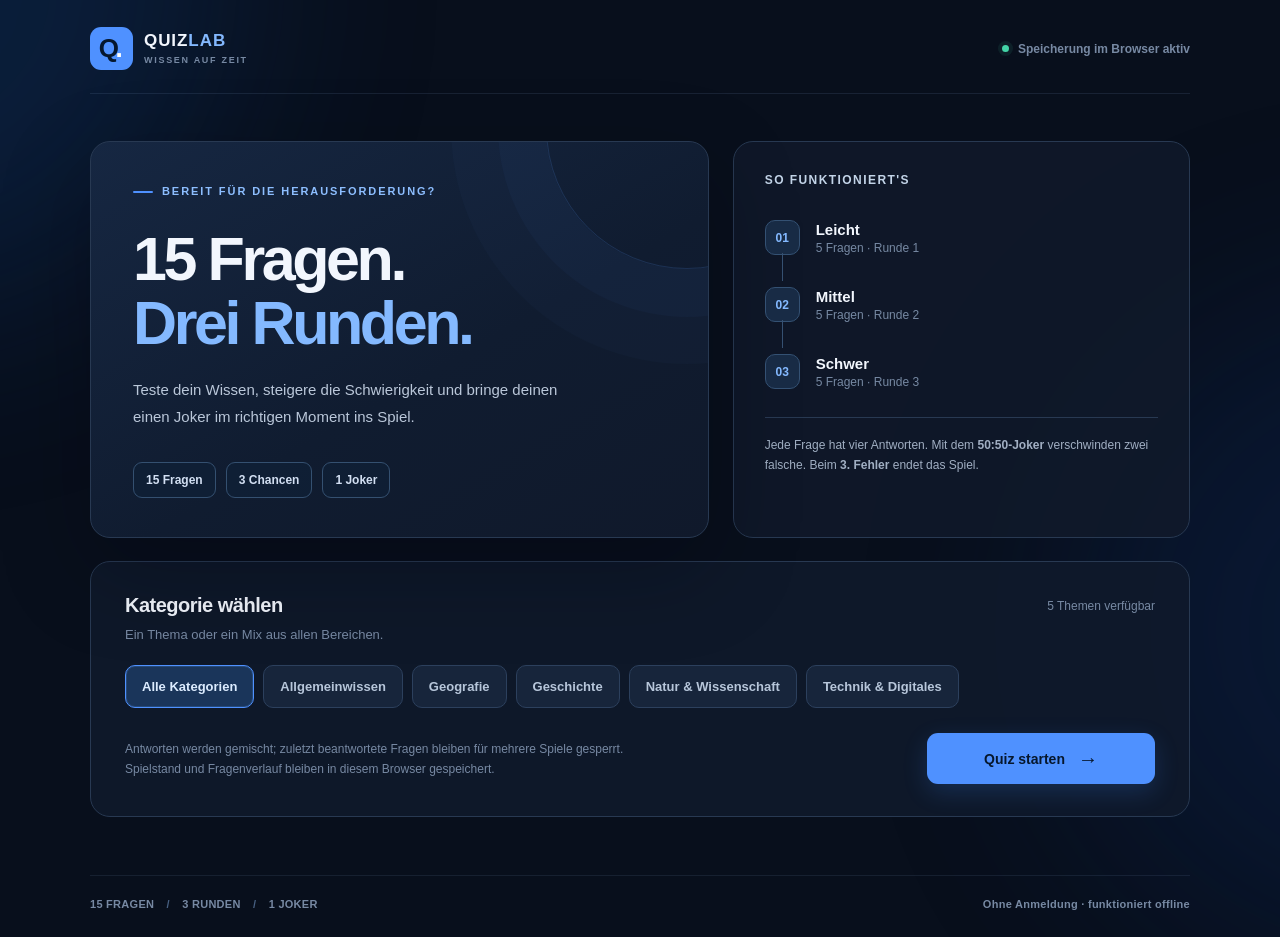
<file: index.html>
<!doctype html>
<html lang="de">
<head>
  <meta charset="utf-8">
  <meta name="viewport" content="width=device-width, initial-scale=1, viewport-fit=cover">
  <meta name="theme-color" content="#080f1c">
  <meta name="color-scheme" content="dark">
  <meta name="description" content="15 Fragen in drei Runden. Ein Joker, drei Chancen und eine detaillierte Auswertung.">
  <title>Quizlab - Das Wissensquiz</title>
  <link rel="manifest" href="manifest.webmanifest">
  <link rel="icon" type="image/png" sizes="192x192" href="icons/icon-192.png">
  <link rel="apple-touch-icon" href="icons/icon-192.png">
  <meta name="apple-mobile-web-app-capable" content="yes">
  <meta name="apple-mobile-web-app-status-bar-style" content="black-translucent">
  <link rel="stylesheet" href="styles.css">
  <script src="questions.js" defer></script>
  <script src="app.js" defer></script>
</head>
<body>
  <div class="page-glow page-glow--left" aria-hidden="true"></div>
  <div class="page-glow page-glow--right" aria-hidden="true"></div>
  <div class="site-shell">
    <header class="site-header">
      <a class="brand" href="index.html" aria-label="Quizlab - Startseite">
        <span class="brand-symbol" aria-hidden="true">Q<span>.</span></span>
        <span class="brand-text">QUIZ<span>LAB</span><small>WISSEN AUF ZEIT</small></span>
      </a>
      <div class="header-actions">
        <button id="install-button" class="button button--ghost button--small" type="button" hidden>App installieren</button>
        <div id="save-status" class="save-status" aria-live="off">
          <span class="status-dot" aria-hidden="true"></span>
          <span class="save-status-label">Lokal gespeichert</span>
        </div>
        <button id="reset-button" class="button button--ghost button--small" type="button" hidden>Neues Spiel</button>
      </div>
    </header>
    <main id="app" class="app-content">
      <section class="loading"><h1>Quiz wird geladen ...</h1></section>
      <noscript><p>Bitte aktiviere JavaScript, um das Quiz zu spielen.</p></noscript>
    </main>
    <footer class="site-footer">
      <span>15 FRAGEN <span class="footer-separator">/</span> 3 RUNDEN <span class="footer-separator">/</span> 1 JOKER</span>
      <span>Ohne Anmeldung &middot; funktioniert offline</span>
    </footer>
  </div>
  <div id="restore-toast" class="restore-toast" role="status" aria-live="polite" aria-atomic="true" hidden></div>
</body>
</html>
</file>
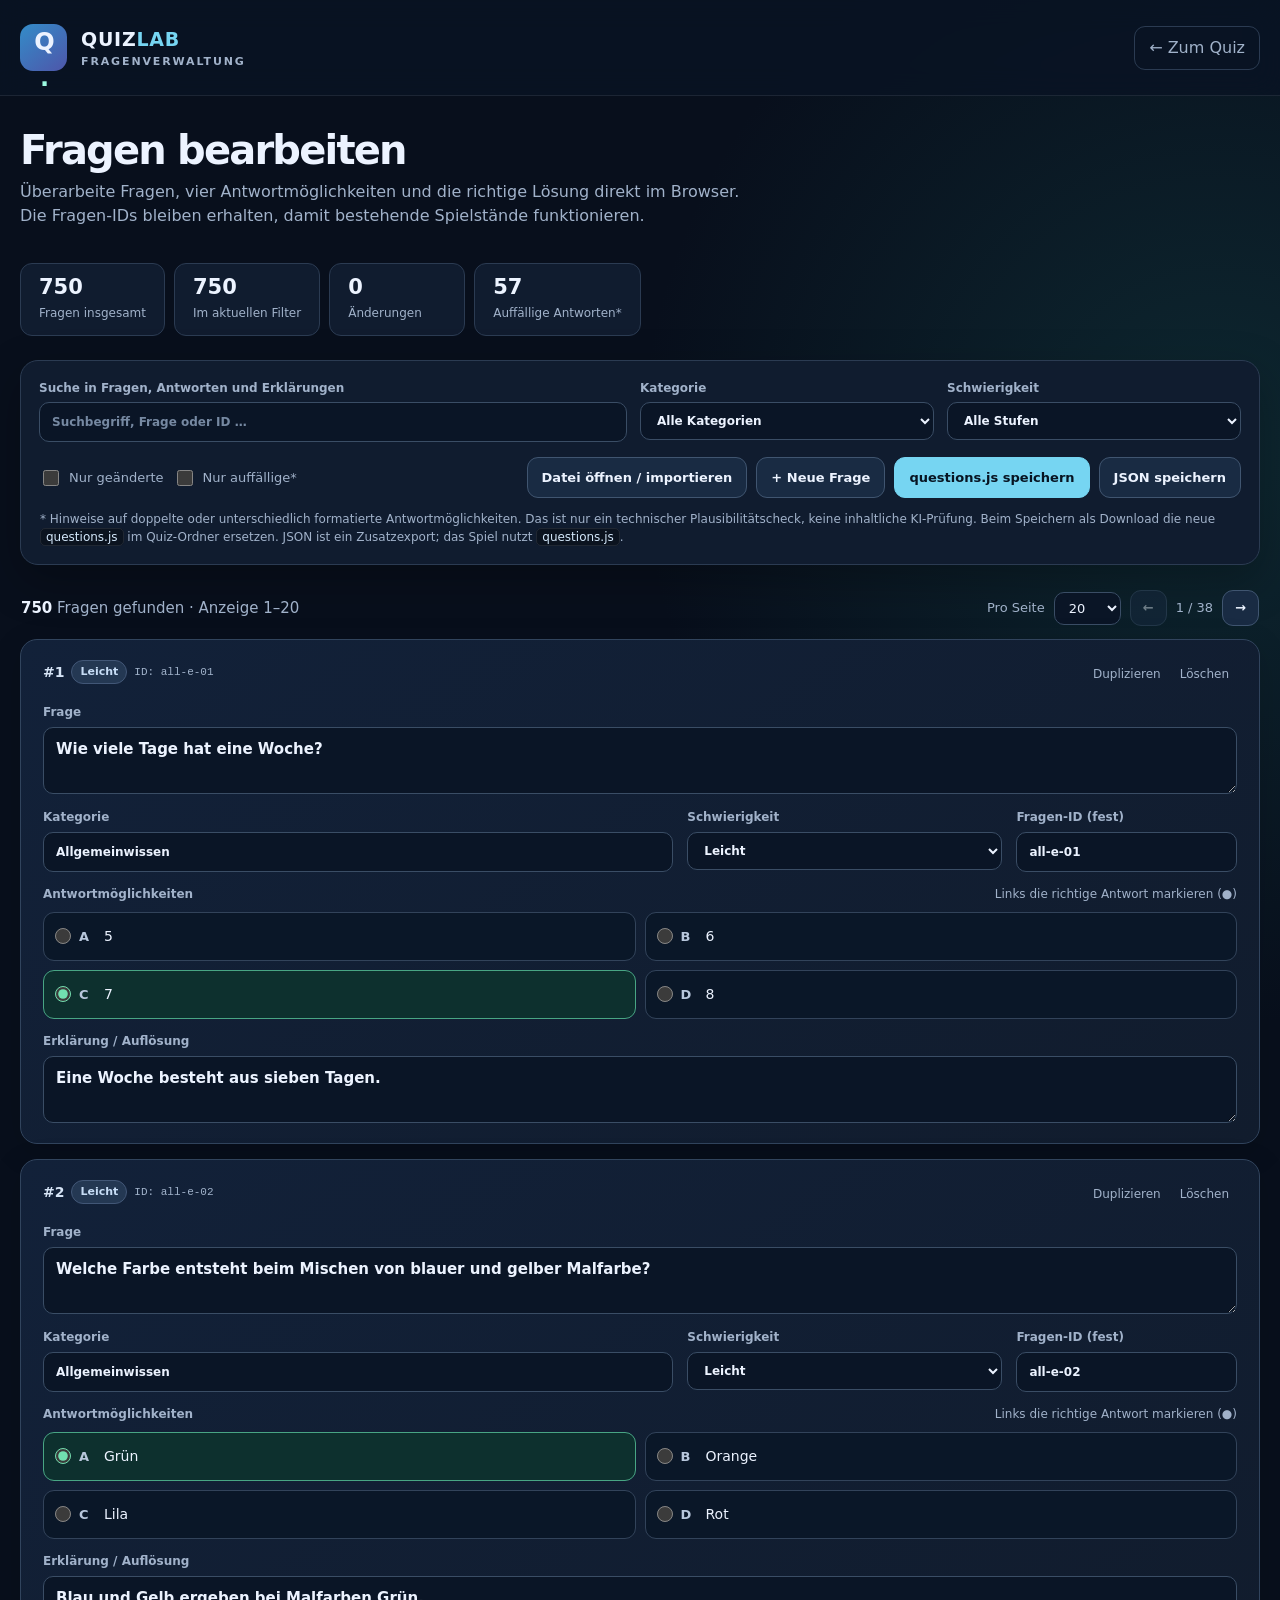
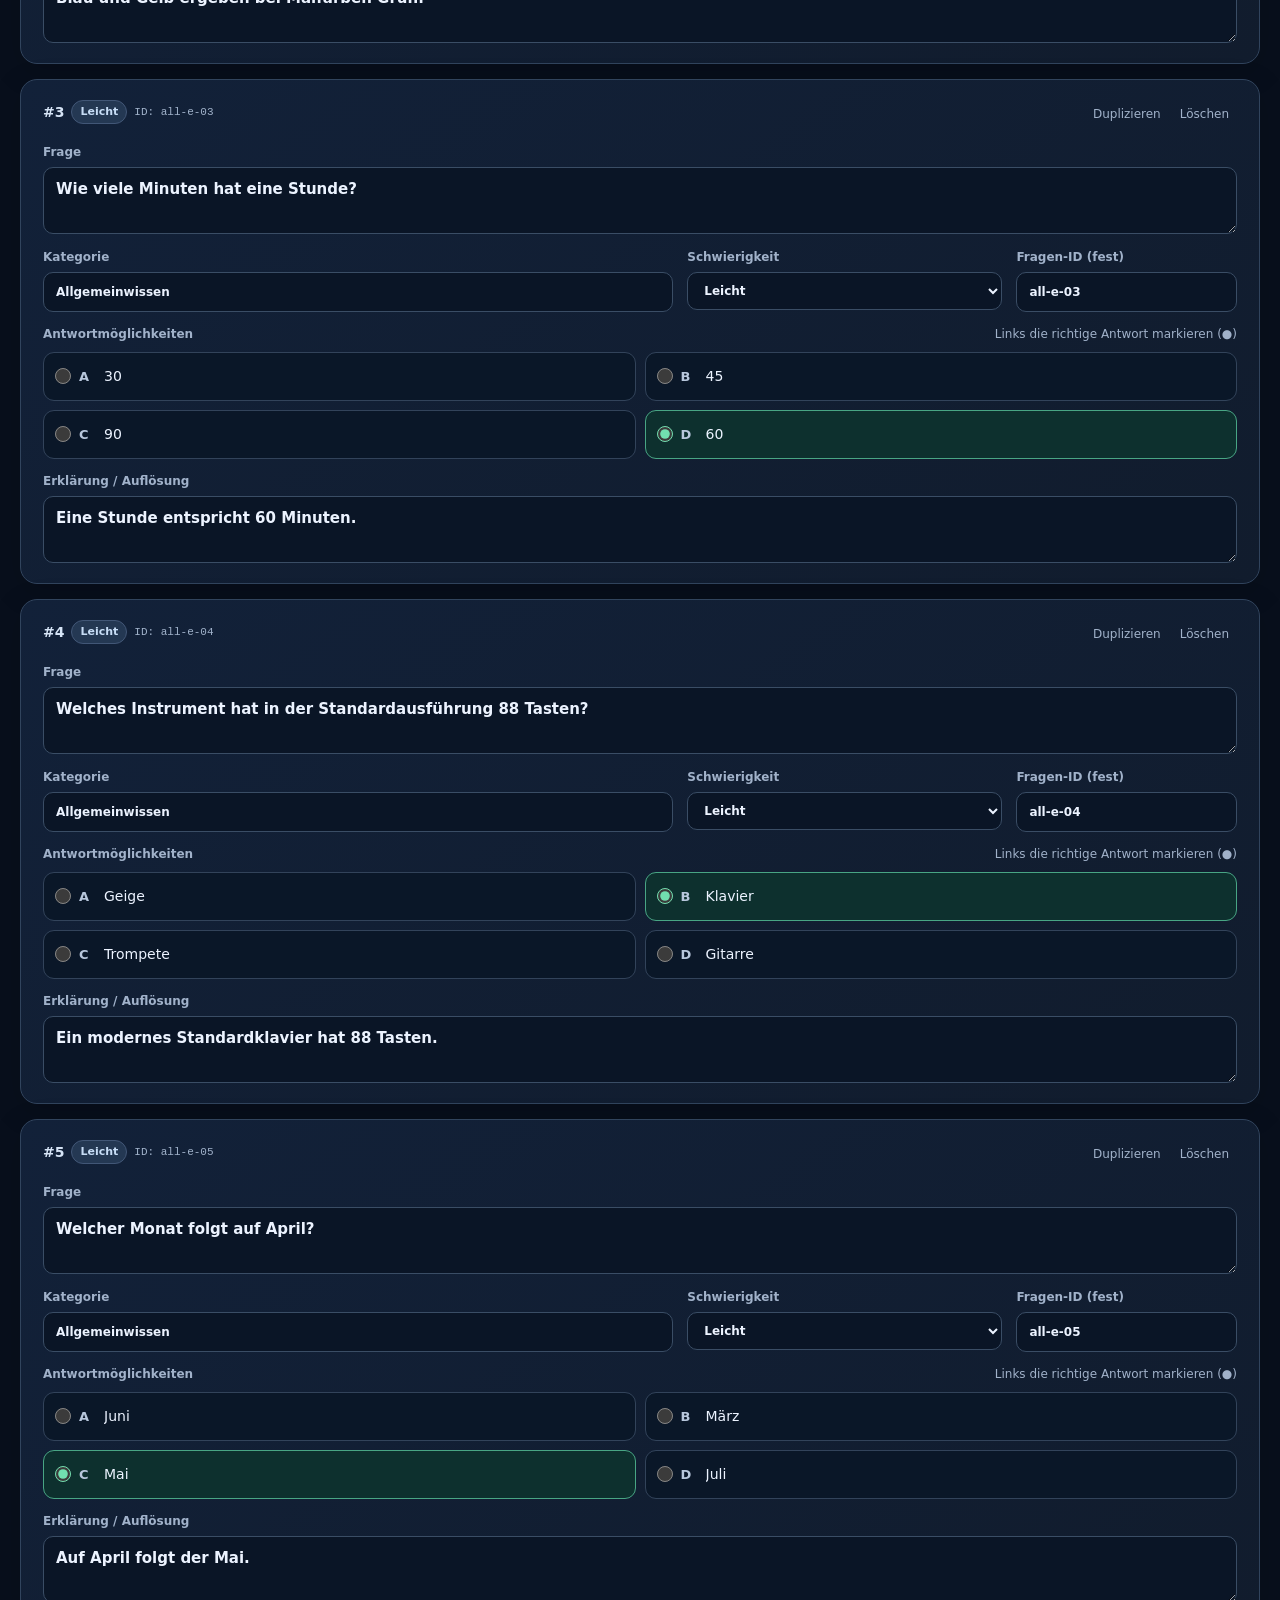
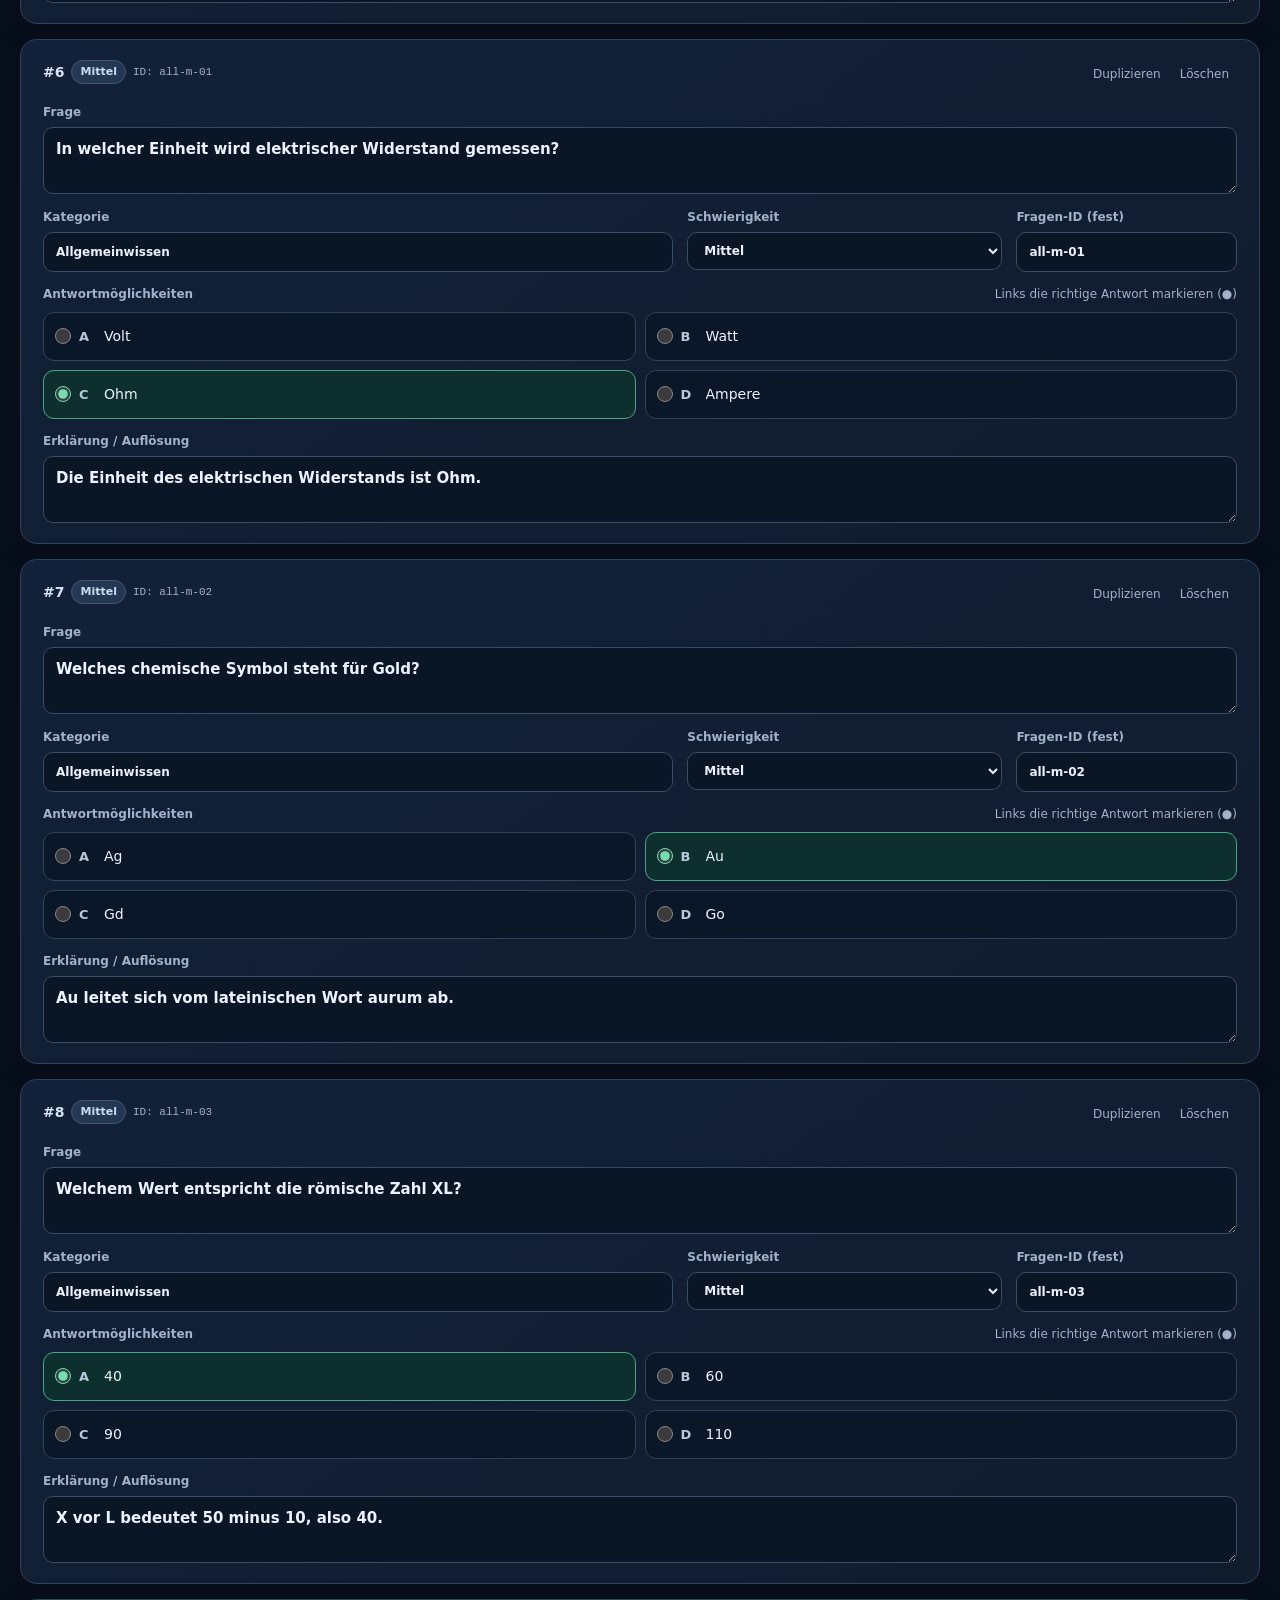
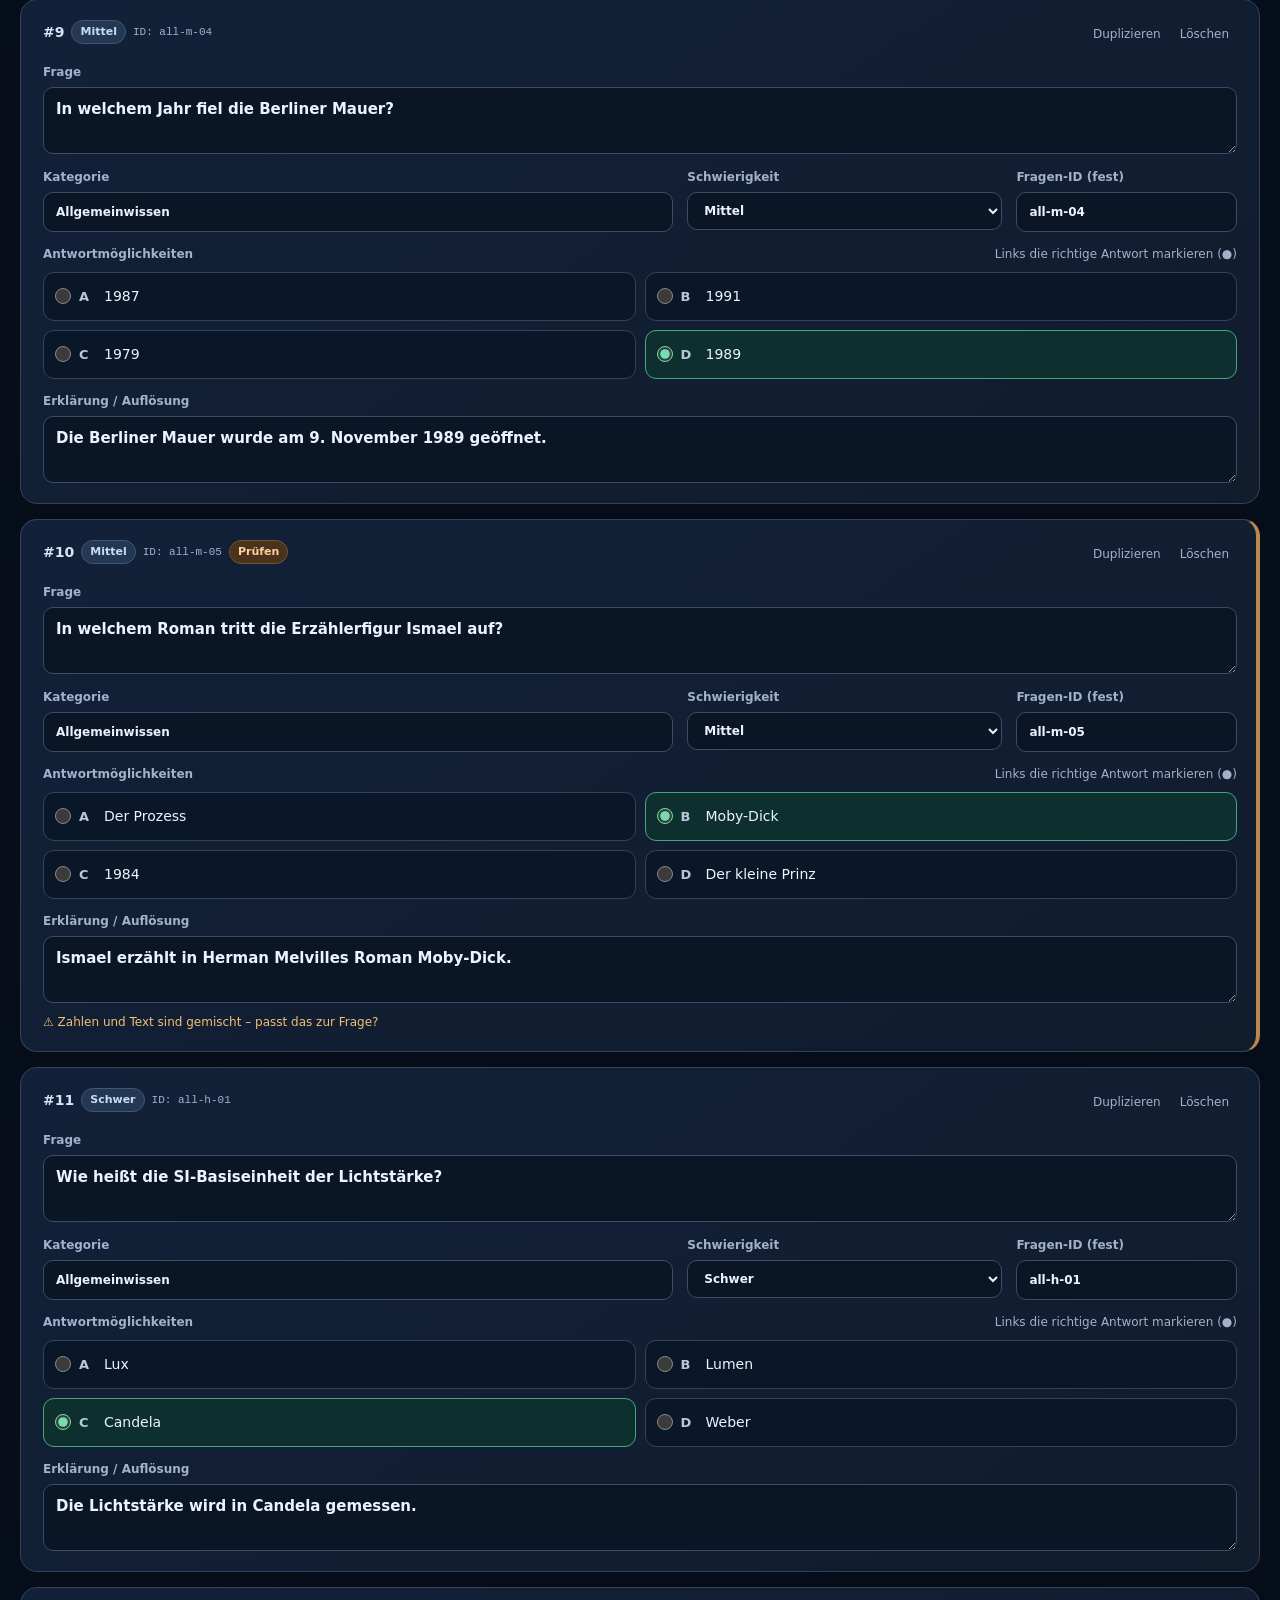
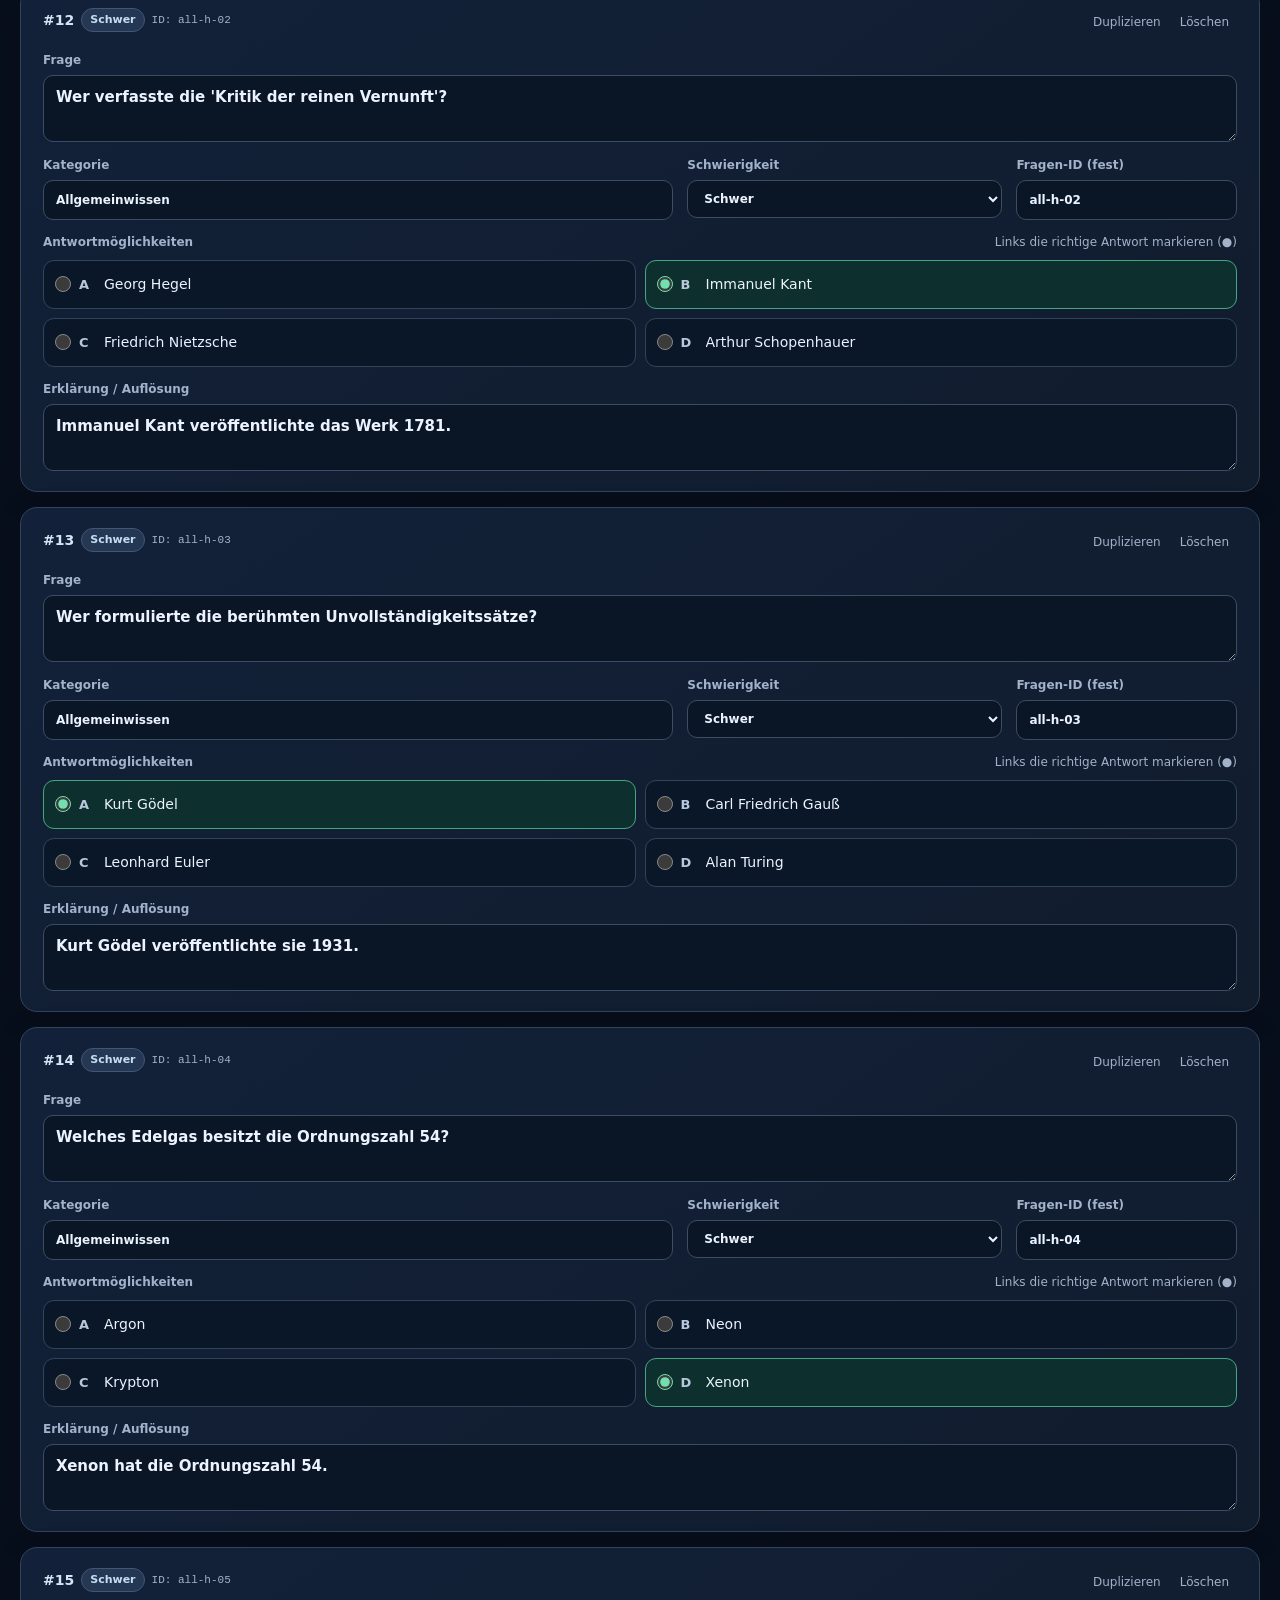
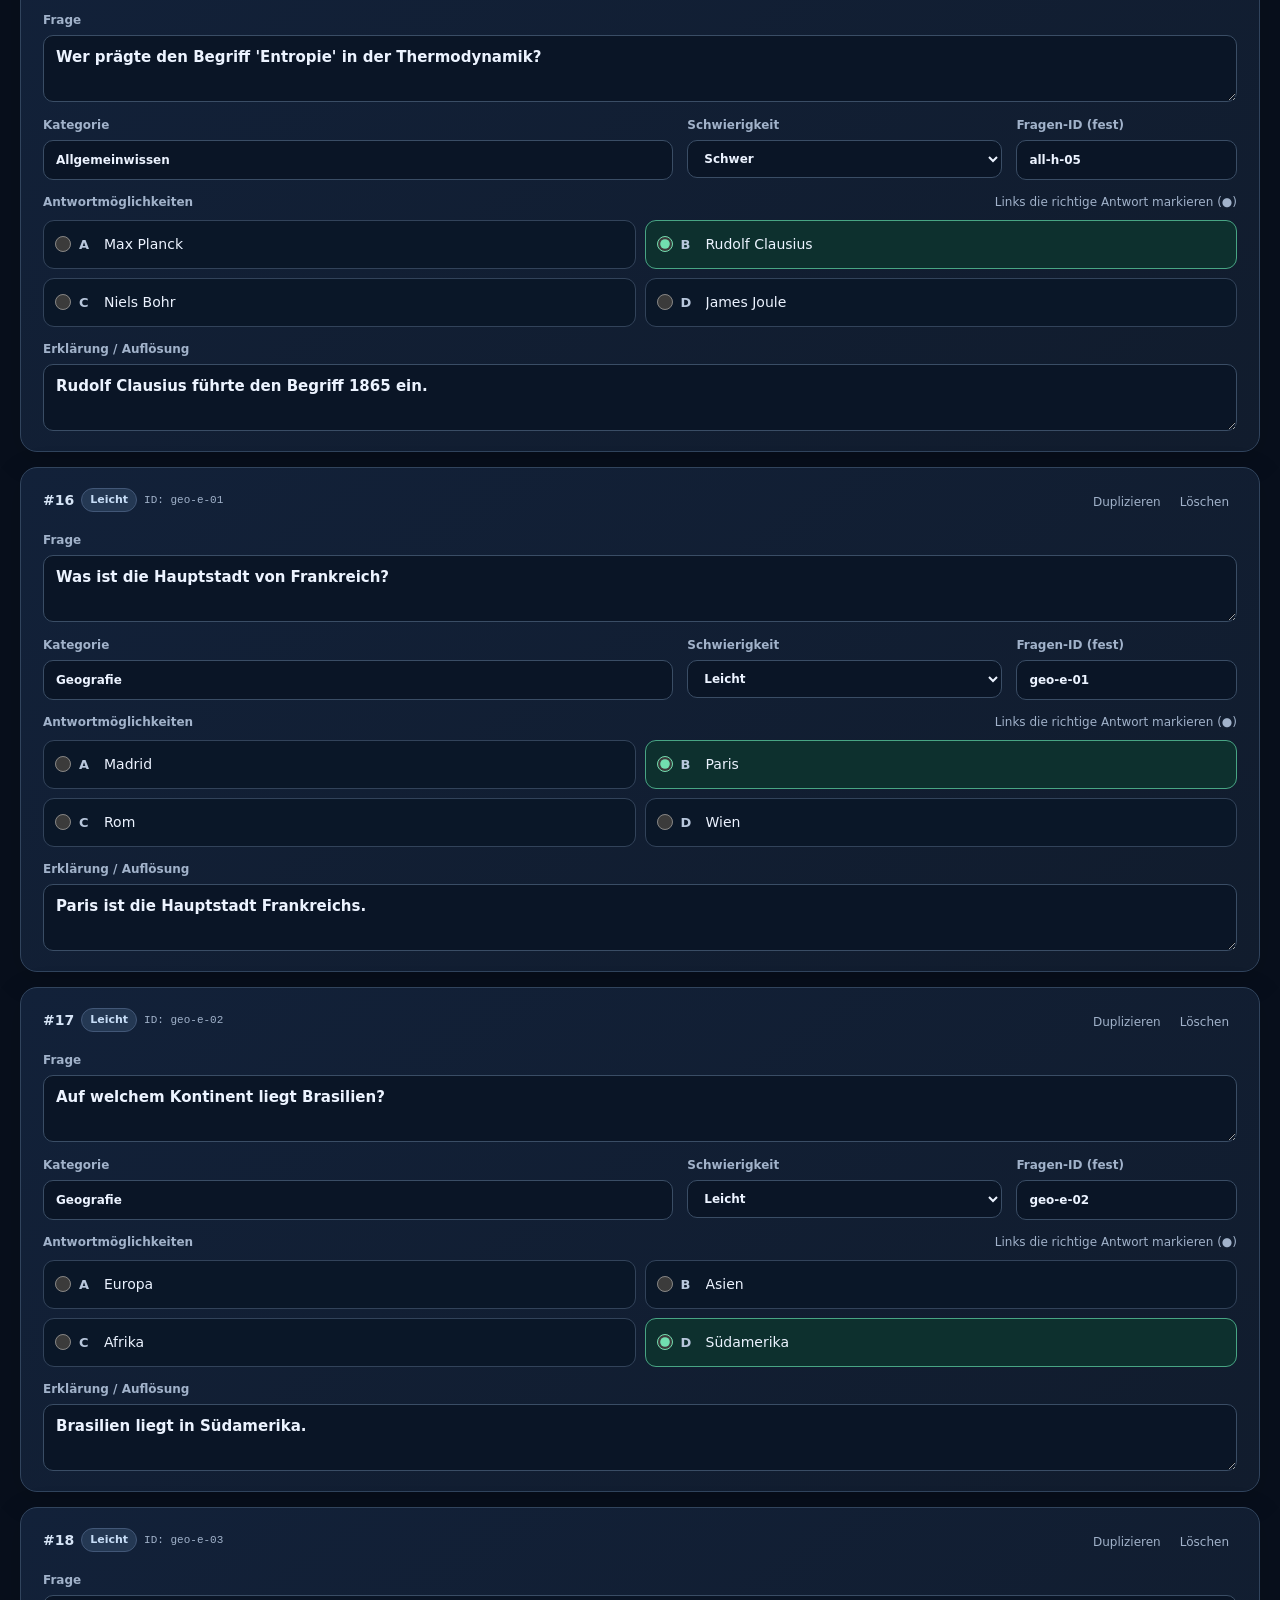
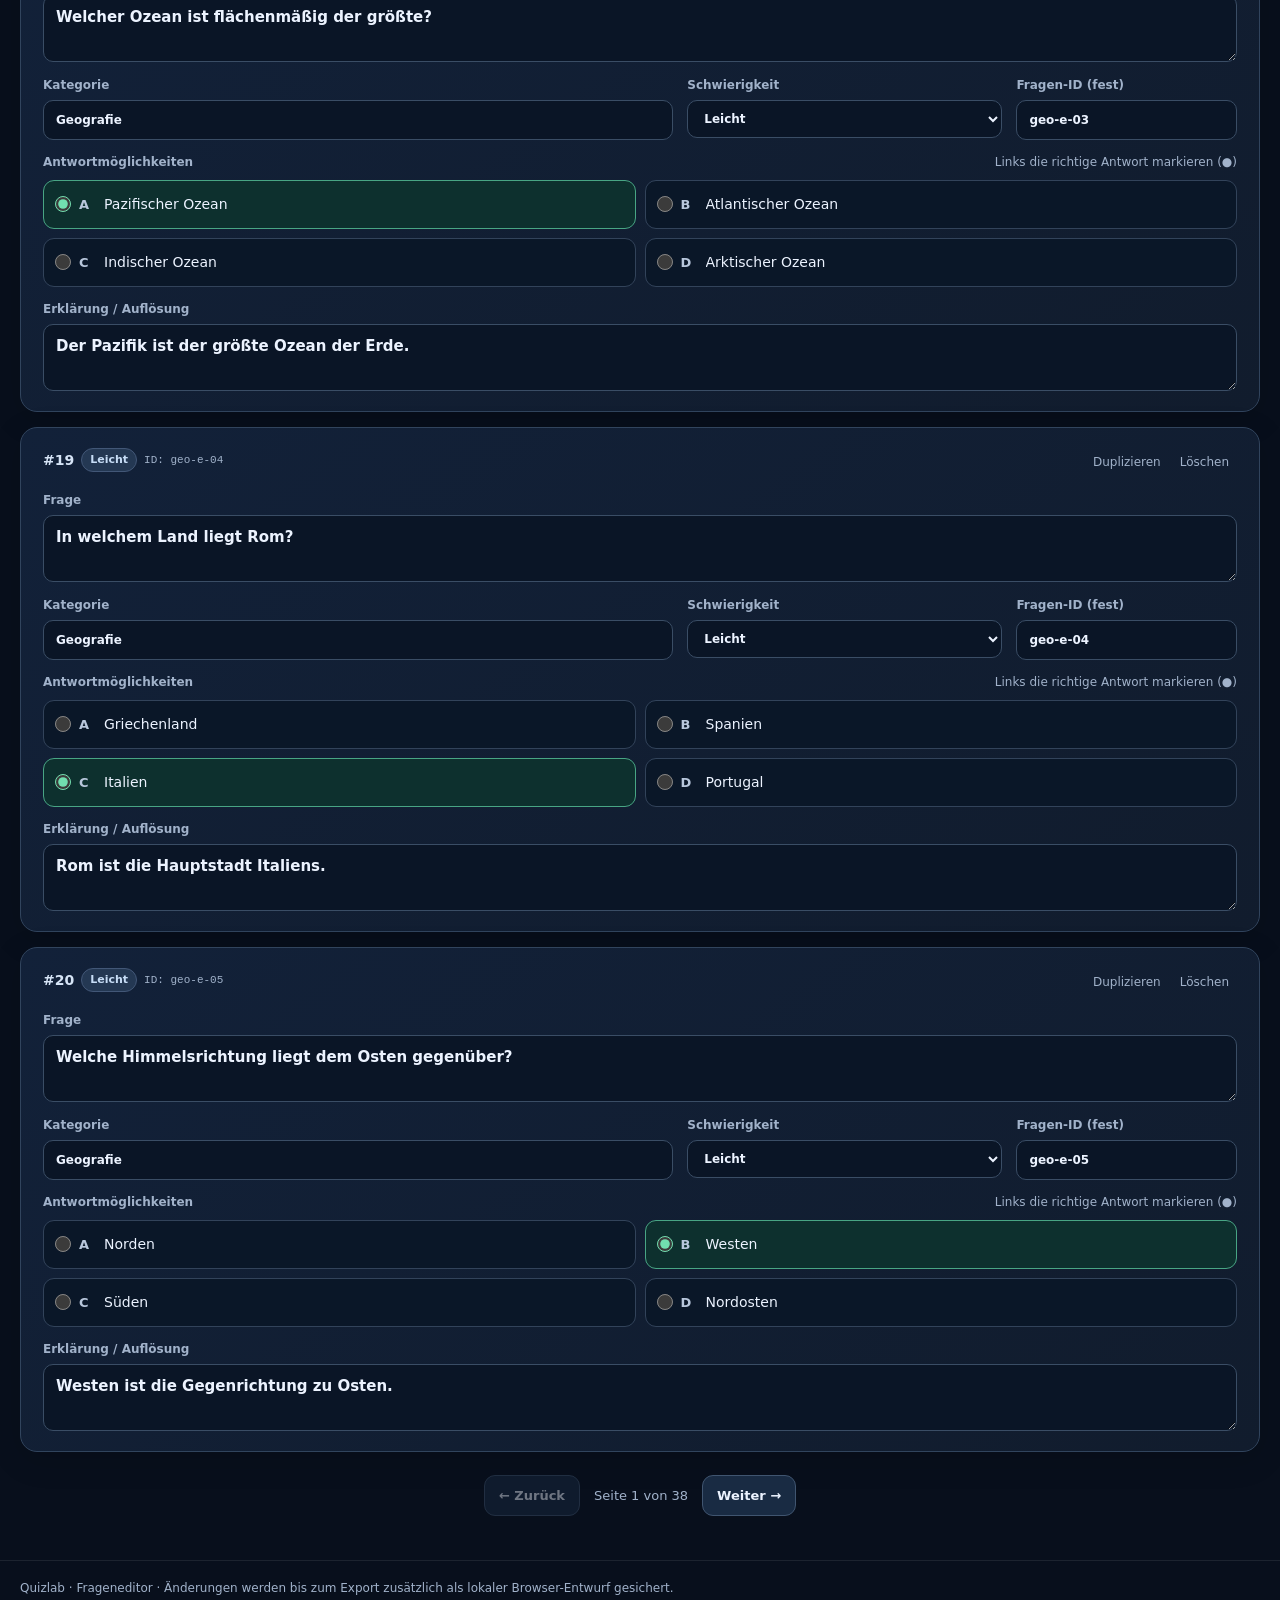
<file: fragen.html>
<!doctype html>
<html lang="de">
<head>
  <meta charset="utf-8">
  <meta name="viewport" content="width=device-width,initial-scale=1">
  <meta name="theme-color" content="#080f1c">
  <meta name="color-scheme" content="dark">
  <title>Fragenverwaltung · Quizlab</title>
  <style>
    :root {color-scheme:dark;--bg:#080f1c;--panel:#111d30;--panel2:#17263b;--edge:#2b3b52;--text:#ecf3ff;--muted:#a1b2ca;--accent:#76d5f2;--blue:#4286ed;--green:#71dfb0;--warn:#f4be73;--red:#fb9195;--shadow:0 16px 45px #0004}
    *{box-sizing:border-box}
    html{scroll-behavior:smooth}
    body{margin:0;background:radial-gradient(circle at 2% -8%,#16406a6b,transparent 34rem),radial-gradient(circle at 95% 4%,#164e5063,transparent 36rem),var(--bg);color:var(--text);font-family:Inter,ui-sans-serif,system-ui,-apple-system,BlinkMacSystemFont,"Segoe UI",sans-serif;line-height:1.5;min-height:100vh}
    button,input,textarea,select{font:inherit}
    button{cursor:pointer}
    button:disabled{opacity:.45;cursor:not-allowed}
    a{color:var(--accent)}
    :focus-visible{outline:2px solid var(--accent);outline-offset:3px}
    .wrap{width:min(1250px,calc(100% - 40px));margin-inline:auto}
    header{border-bottom:1px solid #ffffff15;background:#0a1424c9;backdrop-filter:blur(14px)}
    .head{display:flex;align-items:center;justify-content:space-between;gap:18px;padding:24px 0}
    .brand{display:flex;align-items:center;gap:14px;text-decoration:none;color:inherit}
    .logo{display:grid;place-items:center;width:47px;height:47px;border-radius:13px;background:linear-gradient(140deg,#338cc8,#4e56aa);font-weight:850;font-size:24px;letter-spacing:-2px}
    .logo span{color:#9bfae1}
    .brand-title{font-size:19px;font-weight:800;letter-spacing:.04em}
    .brand-title span{color:var(--accent)}
    .brand-subtitle{display:block;color:var(--muted);font-size:11px;font-weight:700;letter-spacing:.17em}
    .back{color:var(--muted);text-decoration:none;border:1px solid var(--edge);padding:9px 14px;border-radius:11px;white-space:nowrap}
    .back:hover{color:var(--text);border-color:#7493b6}
    .intro{display:flex;justify-content:space-between;align-items:end;gap:20px;padding:32px 0 23px}
    h1{margin:0 0 7px;font-size:clamp(26px,3.7vw,40px);letter-spacing:-.045em;line-height:1.12}
    .intro p{margin:0;color:var(--muted);max-width:740px}
    .count-grid{display:flex;gap:9px;flex-wrap:wrap;margin:12px 0 24px}
    .stat{background:#15243a9e;border:1px solid var(--edge);border-radius:12px;padding:11px 18px;min-width:136px}
    .stat strong{display:block;font-size:21px;line-height:1.2}
    .stat span{color:var(--muted);font-size:12px}
    .toolbar{background:#101c2f;border:1px solid var(--edge);border-radius:18px;padding:18px;box-shadow:var(--shadow)}
    .filter-grid{display:grid;grid-template-columns:minmax(240px,2fr) minmax(160px,1fr) minmax(160px,1fr);gap:13px}
    label.input-group{display:flex;flex-direction:column;gap:5px;color:var(--muted);font-weight:700;font-size:12px}
    input[type="search"],input[type="text"],textarea,select{width:100%;min-width:0;background:#0a1526;border:1px solid #3a4d65;border-radius:10px;padding:10px 12px;color:var(--text);outline:none;transition:border-color .15s,background .15s}
    input:focus,select:focus,textarea:focus{border-color:var(--accent);background:#101e32}
    input::placeholder,textarea::placeholder{color:#7689a2}
    textarea{resize:vertical;min-height:53px}
    .tool-bottom{display:flex;gap:10px;justify-content:space-between;align-items:center;flex-wrap:wrap;margin-top:15px}
    .checks,.actions{display:flex;align-items:center;gap:9px;flex-wrap:wrap}
    .check{display:inline-flex;align-items:center;gap:7px;color:var(--muted);font-size:13px;cursor:pointer;user-select:none}
    .check input{accent-color:#63ceea;width:16px;height:16px}
    .button{border:1px solid #405570;border-radius:11px;padding:10px 14px;background:#192b43;color:var(--text);font-weight:730;font-size:13px;white-space:nowrap}
    .button:hover{background:#253c56}
    .button-primary{color:#071422;background:var(--accent);border-color:var(--accent)}
    .button-primary:hover{background:#b2ecfa}
    .button-quiet{border-color:transparent;background:transparent;color:var(--muted)}
    .button-quiet:hover{background:#1b2c43;color:var(--text)}
    .button-danger{color:var(--red);border-color:#7a404c;background:#391e2a}
    .button-danger:hover{background:#572831}
    .hint{margin:12px 1px 0;color:var(--muted);font-size:12px}
    .inline-code{padding:1px 5px;background:#0005;border:1px solid #ffffff16;border-radius:5px;color:#d4e8fb}
    .banner{margin-top:16px;padding:14px 17px;border:1px solid #668ca4;border-radius:13px;background:#17314a;color:#d8f1ff;display:flex;align-items:center;justify-content:space-between;gap:14px;flex-wrap:wrap}
    .banner[hidden]{display:none}
    .banner.warning{border-color:#816644;background:#34271d;color:#ffe3b9}
    .banner strong{font-size:14px}
    .banner p{font-size:13px;margin:4px 0 0}
    .bar{display:flex;justify-content:space-between;gap:14px;align-items:center;flex-wrap:wrap;margin:25px 1px 13px}
    .bar-title{font-size:15px;color:var(--muted)}
    .bar-title strong{color:var(--text)}
    .page-controls{display:flex;gap:9px;align-items:center;color:var(--muted);font-size:13px}
    .page-controls select{width:auto;padding:7px 10px}
    .page-controls button{padding:7px 12px}
    #question-list{display:grid;gap:15px;padding-bottom:15px}
    .question-card{background:linear-gradient(145deg,#122139,#111c2d);border:1px solid #31445d;border-radius:17px;padding:20px 22px;box-shadow:0 8px 32px #0002;scroll-margin-top:16px}
    .question-card.is-edited{border-left:4px solid var(--accent);padding-left:19px}
    .question-card.has-warning{border-right:4px solid #b98750;padding-right:19px}
    .question-top{display:flex;justify-content:space-between;align-items:flex-start;gap:14px;flex-wrap:wrap;margin-bottom:15px}
    .question-tags{display:flex;align-items:center;gap:7px;flex-wrap:wrap}
    .number{font-weight:800;color:#d6e4f6;font-size:14px}
    .tag{font-size:11px;font-weight:750;background:#243853;border:1px solid #425777;padding:3px 8px;border-radius:999px;color:#c7ddf6}
    .tag-edit{background:#133e48;border-color:#386f7e;color:#a0f0e7}
    .tag-warn{background:#49331d;border-color:#775130;color:#ffd09c}
    .meta{font-size:11px;color:var(--muted);font-family:ui-monospace,SFMono-Regular,Consolas,monospace}
    .card-actions{display:flex;gap:3px}
    .card-actions button{padding:5px 8px;border:none;background:transparent;color:var(--muted);font-size:12px}
    .card-actions button:hover{color:var(--text);background:#263a51;border-radius:6px}
    .card-actions button.delete:hover{color:var(--red)}
    .form-grid{display:grid;grid-template-columns:minmax(0,2fr) minmax(150px,1fr) minmax(130px,.7fr);gap:14px;margin-bottom:13px}
    .wide-field{grid-column:1/-1}
    .editor-label{display:flex;flex-direction:column;gap:6px;color:var(--muted);font-size:12px;font-weight:720}
    .editor-label textarea{font-size:15px;color:var(--text)}
    .answers-label{display:flex;justify-content:space-between;align-items:center;gap:8px;margin:4px 0 9px;font-size:12px;font-weight:750;color:var(--muted)}
    .answers-label small{font-weight:400;font-size:12px}
    .answers-grid{display:grid;grid-template-columns:repeat(2,minmax(0,1fr));gap:9px}
    .option-row{display:flex;align-items:center;gap:10px;background:#0a1728;border:1px solid #32435a;border-radius:11px;padding:8px 11px}
    .option-row.is-correct{border-color:#48a584;background:#0d302e}
    .correct-picker{display:flex;align-items:center;gap:8px;color:#b8c7dc;cursor:pointer;flex:0 0 auto}
    .correct-picker input{accent-color:var(--green);width:16px;height:16px;cursor:pointer;margin:0}
    .letter{font-size:13px;font-weight:800;width:15px}
    .option-row input[type="text"]{background:transparent;border:0;border-radius:0;padding:5px 0;color:var(--text);font-size:14px}
    .option-row input[type="text"]:focus{background:transparent;border:0;outline:0}
    .option-row:focus-within{outline:2px solid #4bb7d3;outline-offset:1px}
    .explain{margin-top:13px}
    .issue-line{margin:10px 0 0;color:var(--warn);font-size:12px}
    .empty{padding:55px 18px;border:1px dashed #4b6280;border-radius:15px;text-align:center;color:var(--muted);margin-bottom:20px}
    .empty[hidden]{display:none}
    .bottom-nav{display:flex;align-items:center;justify-content:center;gap:14px;margin:8px 0 44px;color:var(--muted);font-size:13px}
    #toast{position:fixed;z-index:10;right:20px;bottom:20px;max-width:min(440px,calc(100vw - 40px));background:#18364a;border:1px solid #58adc4;border-radius:13px;padding:14px 17px;color:#e3f7ff;box-shadow:var(--shadow);font-size:13px}
    #toast[hidden]{display:none}
    footer{border-top:1px solid #ffffff15;padding:18px 0 28px;color:var(--muted);font-size:12px}
    @media(max-width:750px){.wrap{width:min(100% - 24px,1250px)}.head{padding:15px 0}.intro{padding:26px 0 18px}.filter-grid{grid-template-columns:1fr 1fr}.filter-grid>label:first-child{grid-column:1/-1}.question-card{padding:15px}.question-card.is-edited{padding-left:12px}.question-card.has-warning{padding-right:12px}.form-grid{grid-template-columns:1fr 1fr}.form-grid>label:first-child{grid-column:1/-1}.answers-grid{grid-template-columns:1fr}.back{font-size:12px}.tool-bottom{align-items:stretch}.actions{width:100%}}
    @media(max-width:450px){.filter-grid,.form-grid{grid-template-columns:1fr}.filter-grid>label:first-child,.form-grid>label:first-child{grid-column:auto}.button{padding:9px 11px}.card-actions{width:100%;justify-content:flex-end}.stat{flex:1;min-width:110px}.brand-subtitle{letter-spacing:.04em}.logo{width:40px;height:40px}.bottom-nav{gap:8px}}
  </style>
  <script src="questions.js"></script>
</head>
<body>
  <header>
    <div class="wrap head">
      <a class="brand" href="index.html" aria-label="Quizlab – zurück zum Spiel">
        <span class="logo" aria-hidden="true">Q<span>.</span></span>
        <span><span class="brand-title">QUIZ<span>LAB</span></span><span class="brand-subtitle">FRAGENVERWALTUNG</span></span>
      </a>
      <a class="back" href="index.html">← Zum Quiz</a>
    </div>
  </header>
  <main class="wrap">
    <div class="intro"><div><h1>Fragen bearbeiten</h1><p>Überarbeite Fragen, vier Antwortmöglichkeiten und die richtige Lösung direkt im Browser. Die Fragen-IDs bleiben erhalten, damit bestehende Spielstände funktionieren.</p></div></div>
    <div class="count-grid" aria-live="polite">
      <div class="stat"><strong id="stat-total">–</strong><span>Fragen insgesamt</span></div>
      <div class="stat"><strong id="stat-visible">–</strong><span>Im aktuellen Filter</span></div>
      <div class="stat"><strong id="stat-edited">0</strong><span>Änderungen</span></div>
      <div class="stat"><strong id="stat-flagged">–</strong><span>Auffällige Antworten*</span></div>
    </div>
    <section class="toolbar" aria-label="Filter und Speichern">
      <div class="filter-grid">
        <label class="input-group">Suche in Fragen, Antworten und Erklärungen
          <input type="search" id="search" placeholder="Suchbegriff, Frage oder ID …" autocomplete="off">
        </label>
        <label class="input-group">Kategorie
          <select id="filter-category"><option value="">Alle Kategorien</option></select>
        </label>
        <label class="input-group">Schwierigkeit
          <select id="filter-difficulty"><option value="">Alle Stufen</option><option value="easy">Leicht</option><option value="medium">Mittel</option><option value="hard">Schwer</option></select>
        </label>
      </div>
      <div class="tool-bottom">
        <div class="checks">
          <label class="check"><input type="checkbox" id="filter-edited"> Nur geänderte</label>
          <label class="check"><input type="checkbox" id="filter-flagged"> Nur auffällige*</label>
        </div>
        <div class="actions">
          <button type="button" class="button" id="button-open">Datei öffnen / importieren</button>
          <button type="button" class="button" id="button-add">+ Neue Frage</button>
          <button type="button" class="button button-primary" id="button-save">questions.js speichern</button>
          <button type="button" class="button" id="button-json">JSON speichern</button>
        </div>
      </div>
      <p class="hint">* Hinweise auf doppelte oder unterschiedlich formatierte Antwortmöglichkeiten. Das ist nur ein technischer Plausibilitätscheck, keine inhaltliche KI-Prüfung. Beim Speichern als Download die neue <span class="inline-code">questions.js</span> im Quiz-Ordner ersetzen. JSON ist ein Zusatzexport; das Spiel nutzt <span class="inline-code">questions.js</span>.</p>
      <input type="file" id="fallback-open" accept=".json,.js,application/json,text/javascript" hidden>
    </section>
    <div id="draft-banner" class="banner" hidden>
      <div><strong>Ein früherer Bearbeitungsstand ist vorhanden.</strong><p id="draft-description">Du kannst deine noch nicht gespeicherten Änderungen wiederherstellen.</p></div>
      <div class="actions"><button type="button" class="button button-primary" id="button-restore">Wiederherstellen</button><button type="button" class="button" id="button-discard">Verwerfen</button></div>
    </div>
    <div id="warning-banner" class="banner warning" hidden>
      <div><strong id="warning-title">Prüfhinweise</strong><p id="warning-message"></p></div>
      <button type="button" class="button" id="button-close-warning">Schließen</button>
    </div>
    <div class="bar">
      <div class="bar-title" id="result-description">Fragen werden geladen …</div>
      <div class="page-controls">
        <label for="page-size">Pro Seite</label><select id="page-size"><option value="20">20</option><option value="50">50</option><option value="100">100</option><option value="750">Alle</option></select>
        <button type="button" id="prev" class="button" aria-label="Vorherige Seite">←</button>
        <span id="page-info">–</span>
        <button type="button" id="next" class="button" aria-label="Nächste Seite">→</button>
      </div>
    </div>
    <div id="question-list"></div>
    <div id="empty" class="empty" hidden>Keine passenden Fragen gefunden. Prüfe die Suchbegriffe und Filter.</div>
    <nav class="bottom-nav" aria-label="Seitennavigation"><button id="bottom-prev" class="button" type="button">← Zurück</button><span id="bottom-page-info">–</span><button id="bottom-next" class="button" type="button">Weiter →</button></nav>
  </main>
  <footer><div class="wrap">Quizlab · Frageneditor · Änderungen werden bis zum Export zusätzlich als lokaler Browser-Entwurf gesichert.</div></footer>
  <div id="toast" role="status" aria-live="polite" hidden></div>
  <script>
  (() => {
    "use strict";
    const $ = (id) => document.getElementById(id);
    const DIFFICULTIES = {easy: "Leicht", medium: "Mittel", hard: "Schwer"};
    const DRAFT_KEY = "quizlab-questions-editor-draft-v1";
    const clone = (value) => JSON.parse(JSON.stringify(value));
    const original = Array.isArray(window.QUIZ_QUESTIONS) ? clone(window.QUIZ_QUESTIONS) : [];
    let questions = clone(original);
    let baseline = clone(original);
    let baselineMap = new Map(baseline.map((q) => [q.id, JSON.stringify(q)]));
    let sourceSignature = signature(baseline);
    let draft = null, dirtyIds = new Set(), visibleIds = [];
    let jsHandle = null, jsonHandle = null;
    let currentPage = 1, pageSize = 20, draftTimer = null, toastTimer = null;

    function signature(data) {
      const str = JSON.stringify(data);
      let hash = 2166136261;
      for (let i = 0; i < str.length; i++) { hash ^= str.charCodeAt(i); hash = Math.imul(hash, 16777619); }
      return str.length + ":" + (hash >>> 0).toString(16);
    }
    function escapeHtml(value) {
      return String(value ?? "").replace(/[&<>"']/g, (c) => ({'&':'&amp;', '<':'&lt;', '>':'&gt;', '"':'&quot;', "'":'&#39;'}[c]));
    }
    function toast(message) {
      const el = $("toast"); el.textContent = message; el.hidden = false;
      clearTimeout(toastTimer); toastTimer = setTimeout(() => { el.hidden = true; }, 6000);
    }
    function showWarning(title, message) {
      $("warning-title").textContent = title;
      $("warning-message").textContent = message;
      $("warning-banner").hidden = false;
      $("warning-banner").scrollIntoView({behavior:"smooth", block:"nearest"});
    }
    function changesFor(q) { return baselineMap.get(q.id) !== JSON.stringify(q); }
    function refreshDirty() {
      dirtyIds = new Set(questions.filter(changesFor).map((q) => q.id));
      for (const q of baseline) if (!questions.some((x) => x.id === q.id)) dirtyIds.add(q.id);
    }
    function flagsFor(q) {
      const warnings = [];
      const a = q.answers.map((v) => String(v || "").trim());
      if (a.some((v) => !v)) warnings.push("Eine Antwort ist leer.");
      const filled = a.filter(Boolean);
      if (new Set(filled.map((v) => v.toLocaleLowerCase("de"))).size !== filled.length) warnings.push("Identische Antwortmöglichkeiten.");
      const numeric = (v) => /^[+-]?\d+(?:[.,]\d+)?(?:\s*%)?$/.test(v);
      if (filled.some(numeric) && filled.some((v) => !numeric(v))) warnings.push("Zahlen und Text sind gemischt – passt das zur Frage?");
      return warnings;
    }
    function updateCategorySelect() {
      const select = $("filter-category"), previous = select.value;
      const cats = [...new Set(questions.map((q) => q.category.trim()).filter(Boolean))].sort((a,b) => a.localeCompare(b,"de"));
      select.replaceChildren(new Option("Alle Kategorien", ""), ...cats.map((c) => new Option(c,c)));
      if (cats.includes(previous)) select.value = previous;
    }
    function filtered() {
      const term = $("search").value.trim().toLocaleLowerCase("de");
      const cat = $("filter-category").value;
      const diff = $("filter-difficulty").value;
      const edited = $("filter-edited").checked;
      const flagged = $("filter-flagged").checked;
      return questions.filter((q) => (!cat || q.category === cat) && (!diff || q.difficulty === diff)
        && (!edited || dirtyIds.has(q.id)) && (!flagged || flagsFor(q).length)
        && (!term || [q.id,q.category,q.difficulty,q.question,q.explanation,...q.answers]
          .some((text) => String(text || "").toLocaleLowerCase("de").includes(term))));
    }
    function render() {
      refreshDirty();
      const list = filtered();
      visibleIds = list.map((q) => q.id);
      const totalPages = Math.max(1, Math.ceil(list.length / pageSize));
      currentPage = Math.min(Math.max(currentPage,1),totalPages);
      const from = (currentPage - 1) * pageSize;
      const displayed = list.slice(from, from + pageSize);
      $("question-list").innerHTML = displayed.map((q, i) => questionHtml(q, from+i+1)).join("");
      $("empty").hidden = list.length !== 0;
      $("stat-total").textContent = questions.length.toLocaleString("de");
      $("stat-visible").textContent = list.length.toLocaleString("de");
      $("stat-edited").textContent = dirtyIds.size.toLocaleString("de");
      $("stat-flagged").textContent = questions.filter((q) => flagsFor(q).length).length.toLocaleString("de");
      $("result-description").innerHTML = `<strong>${list.length.toLocaleString("de")}</strong> Fragen gefunden${list.length ? ` · Anzeige ${from+1}–${Math.min(from+pageSize,list.length)}` : ""}`;
      $("page-info").textContent = `${currentPage} / ${totalPages}`;
      $("bottom-page-info").textContent = `Seite ${currentPage} von ${totalPages}`;
      for (const id of ["prev","bottom-prev"]) $(id).disabled = currentPage === 1;
      for (const id of ["next","bottom-next"]) $(id).disabled = currentPage >= totalPages;
    }
    function questionHtml(q, displayNumber) {
      const warnings = flagsFor(q);
      const changed = dirtyIds.has(q.id);
      const encodedId = encodeURIComponent(q.id);
      return `<article class="question-card ${changed ? "is-edited" : ""} ${warnings.length ? "has-warning" : ""}" data-id="${escapeHtml(q.id)}">
        <div class="question-top">
          <div class="question-tags"><span class="number">#${displayNumber}</span><span class="tag">${escapeHtml(DIFFICULTIES[q.difficulty] || q.difficulty)}</span><span class="meta">ID: ${escapeHtml(q.id)}</span>${changed ? '<span class="tag tag-edit">Geändert</span>' : ""}${warnings.length ? '<span class="tag tag-warn">Prüfen</span>' : ""}</div>
          <div class="card-actions"><button type="button" data-action="clone" title="Frage kopieren">Duplizieren</button><button type="button" data-action="delete" class="delete" title="Frage löschen">Löschen</button></div>
        </div>
        <div class="form-grid">
          <label class="editor-label wide-field">Frage<textarea rows="2" data-field="question" spellcheck="true">${escapeHtml(q.question)}</textarea></label>
          <label class="editor-label">Kategorie<input type="text" data-field="category" list="category-suggestions" value="${escapeHtml(q.category)}"></label>
          <label class="editor-label">Schwierigkeit<select data-field="difficulty">${Object.entries(DIFFICULTIES).map(([key,name]) => `<option value="${key}" ${q.difficulty === key ? "selected" : ""}>${name}</option>`).join("")}</select></label>
          <div class="editor-label"><span>Fragen-ID (fest)</span><input type="text" value="${escapeHtml(q.id)}" readonly title="Die ID bleibt für vorhandene Spielstände unverändert" aria-label="Feste Fragen-ID"></div>
        </div>
        <div class="answers-label"><span>Antwortmöglichkeiten</span><small>Links die richtige Antwort markieren (●)</small></div>
        <div class="answers-grid">${q.answers.map((a,i) => `<div class="option-row ${q.correctIndex === i ? "is-correct" : ""}">
          <label class="correct-picker" title="Antwort ${String.fromCharCode(65+i)} als richtig markieren"><input type="radio" data-field="correctIndex" name="correct-${encodedId}" value="${i}" ${q.correctIndex === i ? "checked" : ""} aria-label="Antwort ${String.fromCharCode(65+i)} ist richtig"><span class="letter">${String.fromCharCode(65+i)}</span></label>
          <input type="text" data-field="answer" data-answer-index="${i}" aria-label="Antwort ${String.fromCharCode(65+i)}" value="${escapeHtml(a)}" spellcheck="true">
        </div>`).join("")}</div>
        <label class="editor-label explain">Erklärung / Auflösung<textarea rows="2" data-field="explanation">${escapeHtml(q.explanation || "")}</textarea></label>
        ${warnings.length ? `<p class="issue-line">⚠ ${escapeHtml(warnings.join(" "))}</p>` : ""}
      </article>`;
    }
    function scheduleDraft() {
      clearTimeout(draftTimer);
      draftTimer = setTimeout(() => {
        try {
          refreshDirty();
          if (dirtyIds.size) localStorage.setItem(DRAFT_KEY, JSON.stringify({base:sourceSignature, questions}));
          else localStorage.removeItem(DRAFT_KEY);
        } catch (error) { toast("Browser-Entwurf konnte nicht gespeichert werden. Bitte Datei exportieren."); }
      }, 500);
    }
    function changedCard(card) {
      const q = questions.find((x) => x.id === card.dataset.id);
      if (!q) return;
      refreshDirty();
      card.classList.toggle("is-edited",dirtyIds.has(q.id));
      card.classList.toggle("has-warning",flagsFor(q).length > 0);
      const tags = card.querySelector(".question-tags");
      tags.querySelector(".tag-edit")?.remove(); tags.querySelector(".tag-warn")?.remove();
      if (dirtyIds.has(q.id)) tags.insertAdjacentHTML("beforeend",'<span class="tag tag-edit">Geändert</span>');
      const warn = flagsFor(q);
      if (warn.length) tags.insertAdjacentHTML("beforeend",'<span class="tag tag-warn">Prüfen</span>');
      card.querySelector(".issue-line")?.remove();
      if (warn.length) card.insertAdjacentHTML("beforeend",`<p class="issue-line">⚠ ${escapeHtml(warn.join(" "))}</p>`);
      $("stat-edited").textContent = dirtyIds.size.toLocaleString("de");
      $("stat-flagged").textContent = questions.filter((x) => flagsFor(x).length).length.toLocaleString("de");
      scheduleDraft();
    }
    function freshId() {
      let n = 1, id;
      do { id = "neu-" + String(n++).padStart(4,"0"); } while(questions.some((q) => q.id === id));
      return id;
    }
    function addAndFocus(q) {
      questions.push(q);
      $("search").value = "";
      $("filter-edited").checked = false; $("filter-flagged").checked = false;
      $("filter-category").value = ""; $("filter-difficulty").value = "";
      updateCategorySelect();
      currentPage = Math.ceil(questions.length / pageSize);
      render(); scheduleDraft();
      const card = [...document.querySelectorAll(".question-card")].find((el) => el.dataset.id === q.id);
      if (card) { card.scrollIntoView({behavior:"smooth",block:"center"}); card.querySelector('[data-field="question"]')?.focus({preventScroll:true}); }
      toast("Frage hinzugefügt. Bitte Frage und vier Antworten ausfüllen.");
    }
    function validateCatalog() {
      const errors = [], seen = new Set(), counts = new Map();
      for (const q of questions) {
        const tag = q.id || "(ohne ID)";
        if (!q.id || seen.has(q.id)) errors.push(`Doppelte oder leere ID: ${tag}`);
        seen.add(q.id);
        if (!q.category.trim()) errors.push(`${tag}: Kategorie fehlt.`);
        if (!Object.hasOwn(DIFFICULTIES,q.difficulty)) errors.push(`${tag}: Unbekannte Schwierigkeit.`);
        if (!q.question.trim()) errors.push(`${tag}: Frage fehlt.`);
        if (!Array.isArray(q.answers) || q.answers.length !== 4 || q.answers.some((s) => !String(s).trim())) errors.push(`${tag}: Vier ausgefüllte Antworten erforderlich.`);
        if (!Number.isInteger(q.correctIndex) || q.correctIndex < 0 || q.correctIndex > 3) errors.push(`${tag}: Korrekte Antwort auswählen.`);
        if (q.answers.length === 4 && new Set(q.answers.map((s) => s.trim().toLocaleLowerCase("de"))).size < 4) errors.push(`${tag}: Doppelte Antwortmöglichkeiten.`);
        const key = `${q.category}\u0000${q.difficulty}`;
        counts.set(key,(counts.get(key)||0)+1);
      }
      for (const level of Object.keys(DIFFICULTIES)) if (questions.filter((q) => q.difficulty === level).length < 5) errors.push(`In ${DIFFICULTIES[level]} sind insgesamt weniger als fünf Fragen.`);
      for (const category of new Set(questions.map((q) => q.category))) {
        for (const level of Object.keys(DIFFICULTIES)) {
          const n = counts.get(`${category}\u0000${level}`)||0;
          if (n < 5) errors.push(`Kategorie „${category}“: mindestens fünf Fragen in ${DIFFICULTIES[level]} erforderlich (aktuell ${n}).`);
        }
      }
      return errors;
    }
    function rowsToQuestions(rows) {
      if (!Array.isArray(rows)) throw Error("Keine Fragenliste gefunden.");
      return rows.map((row,i) => {
        const q = Array.isArray(row) ? {
          id: row[0],category: row[1],difficulty: row[2],question:row[3],answers:row[4],correctIndex:row[5],explanation:row[6] || ""
        } : row;
        if (!q || typeof q !== "object" || typeof q.id !== "string" || typeof q.category !== "string"
          || typeof q.difficulty !== "string" || typeof q.question !== "string"
          || !Array.isArray(q.answers) || q.answers.length !== 4 || q.answers.some((a) => typeof a !== "string")
          || !Number.isInteger(q.correctIndex) || typeof (q.explanation ?? "") !== "string") {
          throw Error(`Ungültiger Datensatz bei Frage ${i+1}.`);
        }
        return {id:q.id,category:q.category,difficulty:q.difficulty,question:q.question,answers:[...q.answers],correctIndex:q.correctIndex,explanation:q.explanation ?? ""};
      });
    }
    function stripCommentsAndTrailingCommas(src) {
      let out = "", quote = null, escape = false, line = false, block = false;
      for (let i = 0; i < src.length; i++) {
        const c = src[i], n = src[i+1];
        if (line) { if (c === "\n") {line=false;out+=c;} continue; }
        if (block) { if (c === "*" && n === "/") {block=false;i++;} continue; }
        if (quote) {out+=c; if (escape) escape=false; else if (c === "\\") escape=true; else if (c === quote) quote=null; continue;}
        if (c === '"' || c === "'") {quote=c;out+=c;continue;}
        if (c === "/" && n === "/") {line=true;i++;continue;}
        if (c === "/" && n === "*") {block=true;i++;continue;}
        if (c === ",") {
          let j=i+1;
          while (/\s/.test(src[j] || "") && j<src.length) j++;
          if (src[j] === "]" || src[j] === "}") continue;
        }
        out+=c;
      }
      return out;
    }
    function extractJsArray(src) {
      const match = /\b(?:const|let|var)\s+QUESTION_ROWS\s*=\s*\[/.exec(src);
      if (!match) throw Error("Die JS-Datei enthält keine QUESTION_ROWS. Erwartet wird die originale questions.js.");
      const start = match.index + match[0].length - 1;
      let quote = null, escape=false, line=false,block=false,depth=0;
      for (let i=start; i<src.length; i++) {
        const c=src[i],n=src[i+1];
        if (line) {if (c==='\n') line=false;continue;}
        if (block) {if(c==='*'&&n==='/'){i++;block=false;}continue;}
        if (quote) {if(escape)escape=false;else if(c==='\\')escape=true;else if(c===quote)quote=null;continue;}
        if(c==='"'||c==="'"){quote=c;continue;}
        if(c==='/'&&n==='/'){line=true;i++;continue;}
        if(c==='/'&&n==='*'){block=true;i++;continue;}
        if(c==='[')depth++;
        if(c===']'&&--depth===0)return src.slice(start,i+1);
      }
      throw Error("QUESTION_ROWS konnte nicht vollständig gelesen werden.");
    }
    function parseData(text, filename) {
      let data;
      if (/\.js$/i.test(filename)) data = JSON.parse(stripCommentsAndTrailingCommas(extractJsArray(text)));
      else {
        data = JSON.parse(text);
        if (data && !Array.isArray(data)) data = data.questions || data.rows;
      }
      return rowsToQuestions(data);
    }
    function jsContent() {
      const rows = questions.map((q) => [q.id,q.category,q.difficulty,q.question,q.answers,q.correctIndex,q.explanation]);
      return `/* Quizlab-Fragenkatalog · Bearbeitet mit fragen.html
 * Format: [id, kategorie, schwierigkeit, frage, [vier Antworten], richtigeAntwort(0-3), erklärung]
 * Die IDs nach Möglichkeit nicht ändern: Sie werden für Spielstände benötigt.
 */\nconst QUESTION_ROWS = [\n${rows.map((r) => "  " + JSON.stringify(r)).join(",\n")}\n];\n\nwindow.QUIZ_QUESTIONS = QUESTION_ROWS.map(\n  ([id, category, difficulty, question, answers, correctIndex, explanation]) => ({\n    id, category, difficulty, question, answers, correctIndex, explanation\n  })\n);\n`;
    }
    function jsonContent() { return JSON.stringify({format:"quizlab-questions-v1", questions},null,2) + "\n"; }
    function downloadText(text, filename, mime) {
      const blob = new Blob([text],{type:mime});
      const href = URL.createObjectURL(blob);
      const a=document.createElement("a");a.href=href;a.download=filename;document.body.append(a);a.click();a.remove();
      setTimeout(() => URL.revokeObjectURL(href),10000);
    }
    async function writeHandle(handle, text) {
      const writable = await handle.createWritable();
      await writable.write(text); await writable.close();
    }
    async function saveFile(kind) {
      const errors = validateCatalog();
      if (errors.length) {
        showWarning(`${errors.length} Problem(e) verhindern das Speichern`, errors.slice(0,7).join(" · ") + (errors.length>7 ? ` · … und ${errors.length-7} weitere.` : ""));
        toast("Bitte zuerst die angezeigten Fehler beheben.");
        return;
      }
      const isJs = kind === "js", filename = isJs ? "questions.js" : "questions.json";
      const text = isJs ? jsContent() : jsonContent();
      const mime = isJs ? "text/javascript;charset=utf-8" : "application/json;charset=utf-8";
      let handle = isJs ? jsHandle : jsonHandle;
      try {
        if (!handle && "showSaveFilePicker" in window) {
          handle = await window.showSaveFilePicker({suggestedName:filename,types:[{description:isJs?"JavaScript-Fragenkatalog":"JSON-Fragenkatalog",accept:{[mime.split(";")[0]]:[isJs?".js":".json"]}}]});
        }
        if (handle) {
          await writeHandle(handle,text);
          if (isJs) jsHandle=handle; else jsonHandle=handle;
          if (isJs) {
            baseline=clone(questions);baselineMap=new Map(baseline.map((q) => [q.id,JSON.stringify(q)]));sourceSignature=signature(baseline);
            refreshDirty();clearTimeout(draftTimer);try{localStorage.removeItem(DRAFT_KEY);}catch(e){}
            $("draft-banner").hidden=true;render();
          }
          toast(`${filename} gespeichert. ${isJs ? "Das Quiz kann diese Datei verwenden." : "Für das Spiel außerdem questions.js speichern."}`);
        } else {
          downloadText(text,filename,mime);
          toast(`${filename} heruntergeladen. ${isJs ? "Ersetze damit die questions.js im Quiz-Ordner." : "Die JSON-Datei ist ein Zusatzexport."}`);
        }
      } catch(e) {
        if (e?.name === "AbortError") return;
        showWarning("Speichern fehlgeschlagen",e.message || String(e));
      }
    }
    function loadQuestions(imported, filename, handle) {
      if (!imported.length) throw Error("Die Datei enthält keine Fragen.");
      if (dirtyIds.size && !confirm("Deine aktuellen Änderungen durch den importierten Fragenkatalog ersetzen?")) return;
      questions = clone(imported); baseline = clone(imported);
      baselineMap=new Map(baseline.map((q) => [q.id,JSON.stringify(q)]));sourceSignature=signature(baseline);
      if (/\.js$/i.test(filename)) {jsHandle=handle||null;jsonHandle=null;}
      else {jsonHandle=handle||null;jsHandle=null;}
      $("search").value="";$("filter-edited").checked=false;$("filter-flagged").checked=false;
      $("filter-difficulty").value="";$("filter-category").value="";
      updateCategorySelect();currentPage=1;render();
      clearTimeout(draftTimer);try{localStorage.removeItem(DRAFT_KEY);}catch(e){}
      $("draft-banner").hidden=true;
      $("warning-banner").hidden=true;
      toast(`${questions.length} Fragen aus ${filename} geladen.`);
    }
    async function openFile() {
      if ("showOpenFilePicker" in window) {
        try {
          const [handle] = await window.showOpenFilePicker({multiple:false,types:[{description:"Quizlab Fragen (.js oder .json)",accept:{"application/json":[".json"],"text/javascript":[".js"]}}]});
          const file = await handle.getFile();
          const imported = parseData(await file.text(),file.name);
          loadQuestions(imported,file.name,handle);
        } catch(e) {if (e?.name!=="AbortError") showWarning("Import fehlgeschlagen",e.message||String(e));}
      } else $("fallback-open").click();
    }
    function findDraft() {
      try {
        const value=JSON.parse(localStorage.getItem(DRAFT_KEY) || "null");
        if (value && Array.isArray(value.questions) && value.questions.length) {
          draft = value;
          $("draft-banner").hidden=false;
          $("draft-description").textContent = value.base === sourceSignature
            ? "Du hast in diesem Browser noch nicht exportierte Änderungen. Sie können wiederhergestellt werden."
            : "Die Datei questions.js wurde seit dem Entwurf verändert oder gehört zu einem anderen Katalog. Prüfe den Entwurf nach dem Wiederherstellen.";
        }
      } catch(e) {try{localStorage.removeItem(DRAFT_KEY);}catch(_){} }
    }
    function changePage(delta) { currentPage+=delta; render(); document.querySelector(".bar")?.scrollIntoView({behavior:"smooth",block:"start"}); }

    $("question-list").addEventListener("input",(event) => {
      const el=event.target, field=el.dataset.field;
      if (!field || field === "correctIndex") return;
      const card=el.closest(".question-card"), q=questions.find((x) => x.id === card?.dataset.id);
      if (!q) return;
      if (field === "answer") q.answers[Number(el.dataset.answerIndex)] = el.value;
      else q[field]=el.value;
      changedCard(card);
    });
    $("question-list").addEventListener("change",(event) => {
      const el=event.target, card=el.closest(".question-card"), q=questions.find((x) => x.id === card?.dataset.id);
      if (!q) return;
      if (el.dataset.field === "correctIndex") {
        q.correctIndex=Number(el.value);
        card.querySelectorAll(".option-row").forEach((row,i) => row.classList.toggle("is-correct",i===q.correctIndex));
        changedCard(card);
      } else if (el.dataset.field === "category") {
        updateCategorySelect();
      }
    });
    $("question-list").addEventListener("click",(event) => {
      const btn=event.target.closest("button[data-action]");if(!btn)return;
      const card=btn.closest(".question-card"), q=questions.find((x) => x.id === card?.dataset.id);
      if(!q)return;
      if (btn.dataset.action === "clone") addAndFocus({...clone(q),id:freshId()});
      else if (btn.dataset.action === "delete" && confirm(`Frage „${q.id}“ wirklich löschen?`)) {
        questions=questions.filter((x)=>x.id!==q.id);updateCategorySelect();render();scheduleDraft();toast("Frage gelöscht.");
      }
    });
    let filterTimer;
    $("search").addEventListener("input",() => {clearTimeout(filterTimer);filterTimer=setTimeout(()=>{currentPage=1;render();},180);});
    for(const id of ["filter-category","filter-difficulty","filter-edited","filter-flagged"])
      $(id).addEventListener("change",()=>{currentPage=1;render();});
    $("page-size").addEventListener("change",(e)=>{pageSize=Number(e.target.value);currentPage=1;render();});
    for(const id of ["prev","bottom-prev"])$(id).addEventListener("click",()=>changePage(-1));
    for(const id of ["next","bottom-next"])$(id).addEventListener("click",()=>changePage(1));
    $("button-add").addEventListener("click",()=>addAndFocus({id:freshId(),category:$("filter-category").value||questions[0]?.category||"Allgemeinwissen",difficulty:$("filter-difficulty").value||"easy",question:"",answers:["","","",""],correctIndex:0,explanation:""}));
    $("button-open").addEventListener("click",openFile);
    $("fallback-open").addEventListener("change",async(e)=>{
      const file=e.target.files?.[0];if(!file)return;
      try {loadQuestions(parseData(await file.text(),file.name),file.name,null);}catch(error){showWarning("Import fehlgeschlagen",error.message||String(error));}
      e.target.value="";
    });
    $("button-save").addEventListener("click",()=>saveFile("js"));
    $("button-json").addEventListener("click",()=>saveFile("json"));
    $("button-restore").addEventListener("click",()=>{
      try {
        const recovered=rowsToQuestions(draft.questions);
        if (draft.base!==sourceSignature && !confirm("Der Entwurf stammt von einem anderen Stand des Fragenkatalogs. Trotzdem wiederherstellen?"))return;
        questions=recovered;updateCategorySelect();currentPage=1;render();scheduleDraft();$("draft-banner").hidden=true;toast("Dein Entwurf wurde wiederhergestellt.");
      } catch(e) {showWarning("Entwurf nicht lesbar",e.message||String(e));}
    });
    $("button-discard").addEventListener("click",()=>{try{localStorage.removeItem(DRAFT_KEY);}catch(e){}draft=null;$("draft-banner").hidden=true;toast("Alter Entwurf verworfen.");});
    $("button-close-warning").addEventListener("click",()=>{$("warning-banner").hidden=true;});
    window.addEventListener("beforeunload",(event)=>{refreshDirty();if(dirtyIds.size){event.preventDefault();event.returnValue="";}});
    if (!questions.length) showWarning("Katalog nicht gefunden","questions.js konnte nicht geladen werden. Verwende „Datei öffnen / importieren“ und wähle deine questions.js oder questions.json aus.");
    updateCategorySelect();render();findDraft();
    // Datalist for category suggestions is generated dynamically.
    const suggestions=document.createElement("datalist");suggestions.id="category-suggestions";
    document.body.append(suggestions);
    const refreshSuggestions=()=>{suggestions.replaceChildren(...[...new Set(questions.map((q)=>q.category).filter(Boolean))].map((v)=>new Option(v,v)));};
    refreshSuggestions();
    $("question-list").addEventListener("change",(e)=>{if(e.target.dataset.field==="category")refreshSuggestions();});
  })();
  </script>
  <noscript><p class="wrap">Bitte aktiviere JavaScript, um Fragen zu bearbeiten.</p></noscript>
</body>
</html>
</file>
<file: styles.css>
:root{--bg:#080f1c;--surface:#111d30;--surface2:#17263c;--line:#283952;--text:#f2f6fd;--muted:#a1afc3;--subtle:#7789a3;--blue:#4f91ff;--lightblue:#84b9ff;--green:#43d4a7;--red:#ff858d;--shadow:0 32px 90px rgba(0,4,15,.28);color-scheme:dark}
*{box-sizing:border-box}html{min-height:100%;scroll-behavior:smooth}body{min-height:100vh;min-height:100dvh;margin:0;color:var(--text);background:var(--bg);font-family:Inter,ui-sans-serif,-apple-system,BlinkMacSystemFont,"Segoe UI",Roboto,Arial,sans-serif;-webkit-font-smoothing:antialiased;position:relative;overflow-x:hidden}button{font:inherit;cursor:pointer}button:disabled{cursor:not-allowed}button,a{-webkit-tap-highlight-color:transparent}button:focus-visible,a:focus-visible,summary:focus-visible{outline:3px solid var(--lightblue);outline-offset:4px}a{color:inherit}[hidden]{display:none!important}::selection{background:#2d69b8;color:white}
.page-glow{position:fixed;pointer-events:none;z-index:-1;width:660px;height:660px;border-radius:50%;filter:blur(110px);opacity:.27}.page-glow--left{left:-430px;top:-350px;background:#12478d}.page-glow--right{right:-450px;top:300px;background:#0c2e6b}
.site-shell{max-width:1100px;width:min(100% - 64px,1100px);margin:auto;min-height:100vh;min-height:100dvh;display:flex;flex-direction:column}.site-header{display:flex;align-items:center;justify-content:space-between;gap:24px;padding:27px 0 23px;border-bottom:1px solid rgba(125,155,198,.14)}.brand{display:inline-flex;gap:11px;align-items:center;text-decoration:none;flex-shrink:0}.brand-symbol{display:flex;align-items:center;justify-content:center;width:43px;height:43px;background:var(--blue);color:#05172e;border-radius:11px;font-size:26px;letter-spacing:-.13em;padding-right:5px;font-weight:900}.brand-symbol span{color:#fff}.brand-text{font-size:17px;font-weight:850;letter-spacing:.055em;line-height:1.04}.brand-text>span{color:var(--lightblue)}.brand-text small{display:block;color:var(--subtle);font-size:9px;letter-spacing:.19em;margin-top:6px;font-weight:700}.header-actions{display:flex;align-items:center;gap:22px}.save-status{display:inline-flex;align-items:center;gap:9px;font-size:12px;font-weight:600;color:var(--subtle);white-space:nowrap}.status-dot{width:7px;height:7px;border-radius:50%;background:var(--green);box-shadow:0 0 0 4px rgba(67,212,167,.09)}.save-status.is-error{color:var(--red)}.save-status.is-error .status-dot{background:var(--red)}.app-content{flex:1;padding:47px 0 58px}.site-footer{display:flex;justify-content:space-between;gap:20px;align-items:center;border-top:1px solid rgba(125,155,198,.12);padding:22px 0 27px;color:var(--subtle);font-size:11px;font-weight:600;letter-spacing:.025em}.footer-separator{color:#476082;margin:0 9px}
.button{display:inline-flex;align-items:center;justify-content:center;gap:13px;min-height:51px;padding:12px 22px;border-radius:11px;border:1px solid transparent;font-weight:750;font-size:14px;line-height:1.2;text-decoration:none;transition:background .2s,transform .2s,border-color .2s,box-shadow .2s}.button:hover:not(:disabled){transform:translateY(-1px)}.button--primary{background:var(--blue);color:#06172d;box-shadow:0 8px 24px rgba(61,137,255,.19)}.button--primary:hover:not(:disabled){background:#70a8ff}.button--ghost{background:#142036;color:var(--muted);border-color:var(--line)}.button--ghost:hover:not(:disabled){color:#fff;border-color:#39516f;background:#1a2b46}.button--small{min-height:38px;padding:9px 14px;font-size:12px}.button-arrow{font-size:20px;font-weight:400;line-height:0}.button:disabled{opacity:.62}.pill{display:inline-flex;align-items:center;gap:8px;border-radius:999px;border:1px solid #304665;padding:7px 11px;font-size:11px;font-weight:750;color:#b7c9e0;white-space:nowrap}.pill--blue{background:rgba(62,132,252,.12);border-color:rgba(78,149,255,.27);color:#9ec7ff}.eyebrow{color:#8dbeff;text-transform:uppercase;letter-spacing:.175em;font-size:11px;font-weight:850}.eyebrow::before{content:"";display:inline-block;width:20px;height:2px;background:var(--blue);border-radius:3px;margin-right:9px;vertical-align:middle}.blue-text{color:var(--lightblue)}
.welcome-layout{display:grid;grid-template-columns:minmax(0,1.15fr) minmax(300px,.85fr);gap:24px}.welcome-hero{min-height:390px;padding:39px 42px;border:1px solid var(--line);border-radius:20px;background:linear-gradient(150deg,#162742 0%,#101c30 57%,#10192b 100%);box-shadow:var(--shadow);position:relative;overflow:hidden}.welcome-hero::after{content:"";width:280px;height:280px;border:1px solid rgba(89,153,255,.17);position:absolute;top:-155px;right:-120px;border-radius:50%;box-shadow:0 0 0 48px rgba(89,153,255,.035),0 0 0 95px rgba(89,153,255,.023);pointer-events:none}.welcome-hero h1{font-size:clamp(38px,5vw,61px);line-height:1.055;letter-spacing:-.056em;margin:28px 0 20px;font-weight:840}.welcome-hero p{max-width:450px;margin:0;color:#bac7d9;font-size:15px;line-height:1.8}.hero-highlights{display:flex;flex-wrap:wrap;gap:10px;margin-top:32px}.hero-highlights span{display:inline-flex;background:rgba(16,32,54,.8);border:1px solid #345070;border-radius:9px;padding:10px 12px;font-size:12px;font-weight:700;color:#d2dff2}
.rules-card{padding:31px;background:rgba(16,26,43,.88);border:1px solid var(--line);border-radius:20px}.rules-title{margin:0 0 22px;color:#c3d4e8;font-size:12px;letter-spacing:.12em;font-weight:850;text-transform:uppercase}.rule-line{display:flex;align-items:center;gap:16px;position:relative;padding:11px 0 21px}.rule-line:not(:last-of-type)::before{content:"";position:absolute;left:17px;top:44px;bottom:-5px;width:1px;background:#355071}.rule-index{width:35px;height:35px;flex:0 0 35px;border-radius:10px;border:1px solid #345173;background:#182b45;color:var(--lightblue);display:grid;place-items:center;font-size:12px;font-weight:850}.rule-copy{display:flex;flex-direction:column;gap:3px}.rule-copy strong{font-size:15px}.rule-copy span{font-size:12px;color:var(--subtle)}.rules-foot{margin:7px 0 0;padding:17px 0 0;border-top:1px solid var(--line);color:var(--muted);font-size:12px;line-height:1.7}
.category-card{margin-top:23px;padding:32px 34px;background:rgba(16,26,43,.91);border:1px solid var(--line);border-radius:20px}.category-heading{display:flex;justify-content:space-between;align-items:start;gap:18px;margin-bottom:20px}.category-heading h2{margin:0;font-size:20px;letter-spacing:-.025em}.category-heading p{margin:8px 0 0;color:var(--subtle);font-size:13px;line-height:1.6}.category-count{color:var(--subtle);font-size:12px;white-space:nowrap;padding-top:5px}.category-grid{display:flex;flex-wrap:wrap;gap:9px}.category-choice{padding:12px 16px;min-height:43px;color:#b7c6da;background:#17253b;border:1px solid #2c405d;border-radius:10px;text-align:left;font-size:13px;font-weight:700;transition:border-color .15s,background .15s,color .15s}.category-choice:hover{color:#fff;border-color:#597ba5}.category-choice.is-selected{color:#dcecff;background:#1a355a;border-color:var(--blue);box-shadow:inset 0 0 0 1px rgba(91,165,255,.19)}.start-actions{margin-top:25px;display:flex;align-items:center;justify-content:space-between;gap:22px}.start-note{color:var(--subtle);font-size:12px;line-height:1.7}.start-actions .button{flex:0 0 228px}
.game-container,.results-container{max-width:880px;margin:0 auto}.restore-toast{position:fixed;z-index:20;bottom:calc(24px + env(safe-area-inset-bottom));left:50%;width:max-content;max-width:calc(100% - 28px);padding:13px 18px;border:1px solid #4273a8;border-radius:12px;background:#182d47;color:#dbeeff;text-align:center;font-size:13px;font-weight:700;line-height:1.5;box-shadow:0 16px 44px rgba(0,4,15,.45);pointer-events:none;animation:toast-lifetime 3.5s ease-in-out both}@keyframes toast-lifetime{0%{opacity:0;transform:translate(-50%,10px)}10%,85%{opacity:1;transform:translate(-50%,0)}100%{opacity:0;transform:translate(-50%,6px)}}.game-header{margin-bottom:25px}.game-header-top{display:flex;align-items:center;justify-content:space-between;gap:15px;margin-bottom:17px}.game-heading{display:flex;flex:1;min-width:0;flex-direction:column;gap:6px}.game-heading-title-row{display:flex;align-items:center;justify-content:space-between;gap:12px}.game-heading h2{margin:0;font-size:20px;line-height:1.2;letter-spacing:-.025em}.game-heading-reset{display:none}.subheading{color:var(--subtle);font-size:12px;font-weight:650}.game-meta{display:flex;align-items:center;gap:9px;flex-wrap:wrap;justify-content:flex-end}.game-meta-actions{display:inline-flex;align-items:center;gap:9px;max-width:100%}.meta-stat{display:inline-flex;align-items:center;gap:10px;padding:11px 13px;min-height:45px;border:1px solid var(--line);border-radius:11px;background:#142136}.meta-stat>small{color:var(--subtle);font-size:10px;font-weight:750;text-transform:uppercase;letter-spacing:.075em}.meta-stat>strong{font-size:13px;font-variant-numeric:tabular-nums;white-space:nowrap}.life-dots{display:inline-flex;align-items:center;gap:5px}.life-dot{display:inline-block;width:9px;height:9px;border-radius:50%;background:#fa737e;box-shadow:0 0 0 3px rgba(250,115,126,.10)}.life-dot.is-empty{background:#46536c;box-shadow:none}
.round-tabs{display:grid;grid-template-columns:repeat(3,minmax(0,1fr));gap:9px}.round-tab{display:flex;align-items:center;gap:12px;padding:14px 16px;min-height:68px;border:1px solid var(--line);border-radius:12px;background:#101a2b;opacity:.71}.round-tab.is-active{opacity:1;border-color:#3a6baa;background:#142741}.round-tab.is-complete{opacity:1;border-color:#304961}.round-tab-number{display:grid;flex:0 0 34px;width:34px;height:34px;place-items:center;background:#1d2c43;border-radius:9px;color:#7e9fc5;font-size:12px;font-weight:800}.round-tab.is-active .round-tab-number{background:#2d64aa;color:#fff}.round-tab.is-complete .round-tab-number{background:#143d3d;color:#7ce5c0}.round-tab-copy{display:flex;flex-direction:column;min-width:0;gap:2px}.round-tab-copy small{text-transform:uppercase;font-size:9px;letter-spacing:.1em;color:var(--subtle);font-weight:800}.round-tab-copy strong{font-size:13px;white-space:nowrap}.progress-rail{width:100%;height:6px;margin-top:8px;border-radius:9px;overflow:hidden;background:#1c2a3f}.progress-fill{height:100%;width:0;background:linear-gradient(90deg,#326abf,#6eafff);border-radius:9px;transition:width .28s ease}
.question-card{background:#111d30;border:1px solid var(--line);border-radius:20px;padding:clamp(25px,5vw,43px);box-shadow:var(--shadow)}.question-tagline{display:flex;align-items:center;gap:9px;flex-wrap:wrap}.question-number{color:#7fb5ff;font-size:12px;font-weight:850;letter-spacing:.04em}.question-card h1{margin:18px 0 11px;font-size:clamp(25px,3.6vw,35px);font-weight:780;line-height:1.33;letter-spacing:-.036em}.question-subtext{color:var(--subtle);margin:0 0 26px;font-size:13px;line-height:1.6}.answers-grid{display:grid;grid-template-columns:repeat(2,minmax(0,1fr));gap:11px}.answer{min-width:0;min-height:88px;width:100%;display:flex;align-items:center;gap:14px;padding:17px 16px;text-align:left;border-radius:12px;border:1px solid #2e415e;background:#17263c;color:#e5edfa;transition:border-color .17s,background .17s,transform .17s}.answer:not(:disabled):hover{border-color:var(--blue);background:#1b3151;transform:translateY(-1px)}.answer-letter{display:grid;flex:0 0 32px;width:32px;height:32px;place-items:center;border-radius:8px;background:#273955;color:#aac3e1;font-size:12px;font-weight:850}.answer-text{flex:1;min-width:0;font-size:14px;line-height:1.5;font-weight:620;overflow-wrap:anywhere}.answer-mark{font-size:19px;line-height:1;font-weight:800;margin-left:auto}.answer:disabled{cursor:default}.answer.is-neutral{opacity:.55}.answer.is-correct{background:rgba(28,117,93,.21);border-color:#379a7b;color:#d9fff3}.answer.is-correct .answer-letter{background:#1b7158;color:white}.answer.is-correct .answer-mark{color:#55ddb3}.answer.is-wrong{background:rgba(154,52,66,.2);border-color:#b85664;color:#ffe8ea}.answer.is-wrong .answer-letter{background:#823a48;color:white}.answer.is-wrong .answer-mark{color:#ff8994}.answer.is-removed{opacity:.5;background:transparent;border-style:dashed;border-color:#39475d}.answer.is-removed .answer-text{color:#7d8ca4;font-style:italic;font-weight:500}.answer.is-removed .answer-letter{background:#1b293c;color:#647a96}
.feedback{display:flex;gap:13px;align-items:flex-start;border-radius:12px;padding:18px 19px;margin-top:21px;line-height:1.55;background:rgba(32,128,101,.11);border:1px solid rgba(60,179,139,.4)}.feedback.is-wrong{background:rgba(164,66,78,.1);border-color:rgba(231,105,119,.38)}.feedback-icon{display:grid;place-items:center;flex:0 0 28px;width:28px;height:28px;border-radius:50%;color:#0a2e25;background:var(--green);font-weight:900}.feedback.is-wrong .feedback-icon{background:var(--red);color:#40121c}.feedback strong{display:block;font-size:14px;margin:1px 0 3px}.feedback p{margin:0;font-size:12px;color:#b7c9d9}.question-actions{border-top:1px solid var(--line);margin-top:27px;padding-top:22px;display:flex;justify-content:flex-end;align-items:center;gap:15px}.joker-button{min-height:45px;display:inline-flex;align-items:center;gap:8px;border-radius:11px;border:1px solid #375579;background:#1a2d48;color:#cfe3ff;padding:7px 11px 7px 7px;font-size:12px;font-weight:800;white-space:nowrap}.joker-button:hover:not(:disabled){background:#213d60;border-color:var(--blue)}.joker-button:disabled{border-color:#2b3749;background:#172234;color:var(--subtle)}.joker-icon{display:inline-grid;place-items:center;min-width:45px;min-height:29px;padding:0 5px;border-radius:7px;color:#071a33;font-size:12px;font-weight:900;background:var(--lightblue)}.joker-button:disabled .joker-icon{background:#3c4d65;color:#aebcd1}.keyboard-hint{margin:0;font-size:11px;color:var(--subtle);text-align:right}.question-actions .button{min-width:179px}
.round-intro-card{max-width:800px;margin:4px auto;border:1px solid var(--line);border-radius:20px;background:linear-gradient(147deg,#162a47,#101b2d 65%);padding:clamp(28px,7vw,62px);box-shadow:var(--shadow);overflow:hidden}.round-intro-card h1{font-size:clamp(36px,5vw,56px);line-height:1.14;letter-spacing:-.05em;margin:24px 0 16px}.round-intro-card>p{color:#afc0d7;line-height:1.75;max-width:510px}.intermission-stats{display:flex;flex-wrap:wrap;gap:12px;margin:31px 0 34px}.intermission-stat{border:1px solid #355070;border-radius:11px;padding:15px 19px;background:#162944;min-width:122px}.intermission-stat strong{display:block;font-variant-numeric:tabular-nums;font-size:22px;line-height:1.2}.intermission-stat small{display:block;color:var(--subtle);margin-top:6px;font-size:11px}
.result-hero{background:linear-gradient(150deg,#162b49 0%,#101c30 64%);border:1px solid #335279;border-radius:20px;padding:clamp(26px,5vw,42px)}.result-state{display:inline-flex;align-items:center;gap:10px;font-size:12px;font-weight:800;letter-spacing:.13em;color:#a3c9ff;text-transform:uppercase}.result-state-icon{display:grid;place-items:center;width:27px;height:27px;border-radius:50%;border:1px solid #4f93ec;color:#a0caff;font-size:16px}.result-hero h1{font-size:clamp(32px,4vw,45px);letter-spacing:-.049em;line-height:1.13;margin:21px 0 11px}.result-description{color:#b3c4d9;line-height:1.7;max-width:620px;margin:0 0 27px;font-size:14px}.result-stats{display:grid;grid-template-columns:repeat(4,minmax(0,1fr));gap:11px}.result-stat{background:rgba(11,22,40,.7);border:1px solid #304763;border-radius:11px;min-height:98px;padding:17px;display:flex;flex-direction:column;justify-content:center;gap:7px}.result-stat strong{font-size:clamp(23px,3.1vw,30px);letter-spacing:-.03em;line-height:1.1;font-variant-numeric:tabular-nums}.result-stat small{color:var(--muted);font-size:11px;font-weight:650}.insights-grid{display:grid;grid-template-columns:repeat(2,minmax(0,1fr));gap:14px;margin-top:17px}.insight-card{background:#111d30;border:1px solid var(--line);border-radius:15px;padding:25px}.insight-label{font-size:11px;font-weight:800;letter-spacing:.1em;text-transform:uppercase;color:var(--subtle);margin:0 0 15px}.insight-card h2{font-size:17px;line-height:1.4;margin:0 0 10px}.insight-card p{color:var(--muted);margin:0;line-height:1.6;font-size:13px;overflow-wrap:anywhere}.insight-value{color:#8dbdff;font-weight:850}.history-card{margin-top:17px;border:1px solid var(--line);border-radius:15px;background:#111d30;overflow:hidden}.history-card summary{list-style:none;cursor:pointer;font-size:14px;font-weight:750;display:flex;justify-content:space-between;padding:22px 25px;gap:12px}.history-card summary::-webkit-details-marker{display:none}.history-card summary::after{content:"+";color:var(--lightblue);font-size:20px;line-height:14px}.history-card[open] summary::after{content:"-"}.history-list{border-top:1px solid var(--line)}.history-row{padding:14px 25px;display:flex;align-items:flex-start;gap:13px;border-top:1px solid rgba(67,89,119,.38)}.history-row:first-child{border-top:0}.history-outcome{display:grid;place-items:center;width:22px;height:22px;flex:0 0 22px;border-radius:7px;background:#184d3c;color:#74e2ba;font-weight:850;font-size:12px}.history-outcome.is-wrong{background:#583038;color:#ff9da5}.history-copy{min-width:0;flex:1}.history-copy strong{display:block;font-size:12px;line-height:1.5;font-weight:700}.history-copy small{display:block;margin-top:4px;color:var(--subtle);font-size:11px;line-height:1.6}.history-time{white-space:nowrap;font-size:12px;font-weight:750;color:#9db3ce;font-variant-numeric:tabular-nums}.result-actions{display:flex;gap:15px;align-items:center;justify-content:space-between;margin-top:22px}.result-actions p{margin:0;color:var(--subtle);font-size:12px}.loading{color:var(--muted);padding:30px 0}.loading h1{font-size:18px;font-weight:600}
@media(max-width:800px){.site-shell{width:min(100% - 36px,740px)}.app-content{padding-top:29px}.welcome-layout{grid-template-columns:1fr;gap:15px}.welcome-hero{min-height:0}.rules-card{padding:25px}.rule-line{padding-bottom:12px}.rule-line:not(:last-of-type)::before{bottom:-3px}.category-card{margin-top:15px}.question-card{padding:28px}}
@media(max-width:600px){.site-shell{width:min(100% - 28px,500px)}.site-header{display:none}.game-heading-reset{display:inline-flex;flex:0 0 auto;white-space:nowrap}.brand-symbol{width:39px;height:39px;font-size:23px}.brand-text{font-size:15px}.brand-text small{font-size:8px}.header-actions{gap:8px}.save-status{display:none}.app-content{padding:19px 0 40px}.welcome-hero{padding:30px 24px}.welcome-hero h1{margin-top:22px;font-size:clamp(36px,9vw,49px)}.welcome-hero p{font-size:13px}.hero-highlights{margin-top:25px}.hero-highlights span{font-size:11px;padding:8px 10px}.category-card{padding:25px 22px}.category-heading{display:block}.category-count{display:none}.category-choice{font-size:12px;padding:11px 12px}.start-actions{align-items:stretch;flex-direction:column-reverse;gap:11px}.start-actions .button{flex:auto;width:100%}.start-note{text-align:center}.game-header-top{flex-direction:column;align-items:stretch;gap:15px}.game-meta{justify-content:flex-start}.meta-stat{padding:9px 12px;min-height:41px}.meta-stat--chances .chance-count{display:none}.round-tabs{display:none}.joker-button{min-height:41px;padding:5px 9px 5px 5px;gap:7px}.joker-icon{min-width:43px}.question-card{padding:24px 18px;border-radius:15px}.question-card h1{font-size:clamp(23px,6vw,29px)}.answers-grid{grid-template-columns:1fr;gap:9px}.answer{min-height:68px;padding:12px 13px}.answer-text{font-size:13px}.question-actions{align-items:stretch;flex-wrap:wrap}.joker-button{min-height:45px}.keyboard-hint{flex:1;align-self:center}.question-actions .button{width:100%}.result-stats{grid-template-columns:repeat(2,minmax(0,1fr))}.insights-grid{grid-template-columns:1fr;gap:10px}.insight-card{padding:21px}.history-row{padding:14px 16px}.history-card summary{padding:20px 17px}.result-actions{align-items:stretch;flex-direction:column-reverse}.result-actions .button{width:100%}.site-footer{align-items:start;flex-direction:column;gap:6px;font-size:10px}}
@media(prefers-reduced-motion:reduce){*,*::before,*::after{scroll-behavior:auto!important;transition-duration:.001ms!important;animation-duration:.001ms!important}.restore-toast{animation:none}}
</file>
